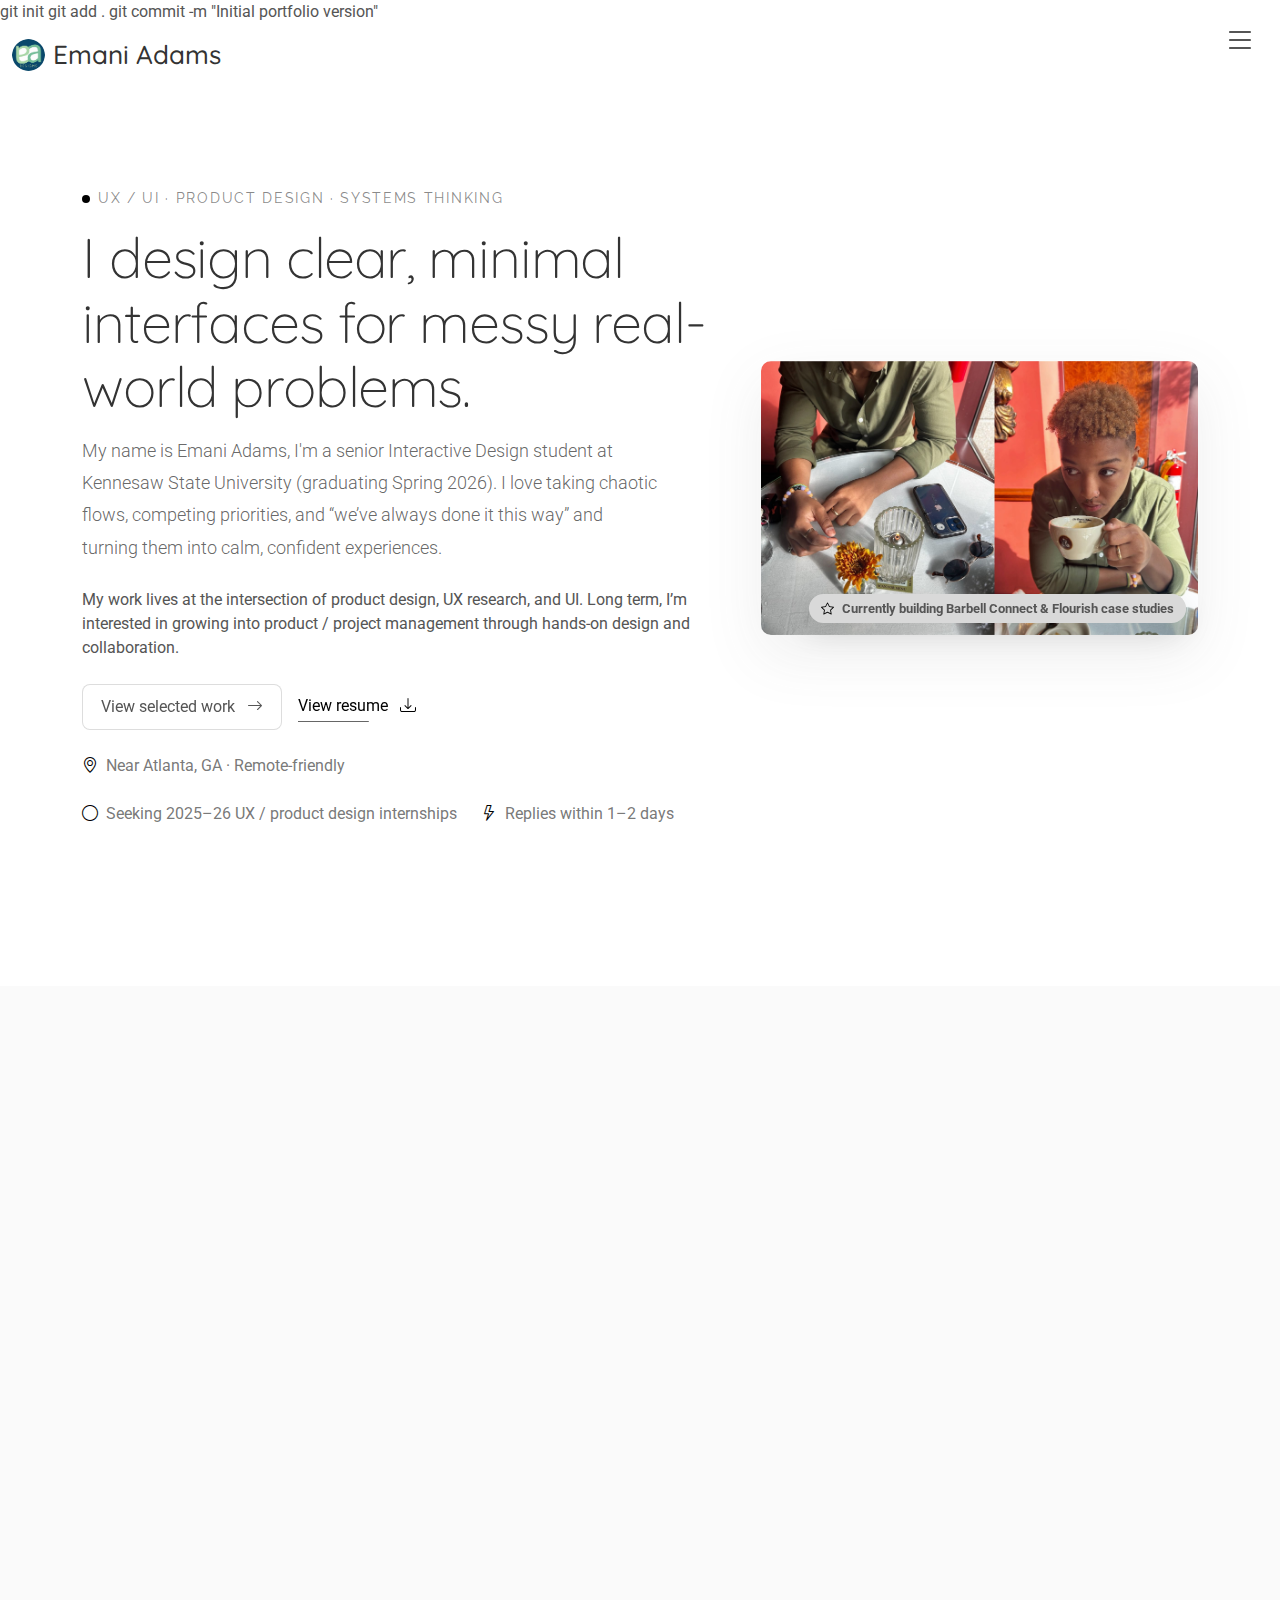
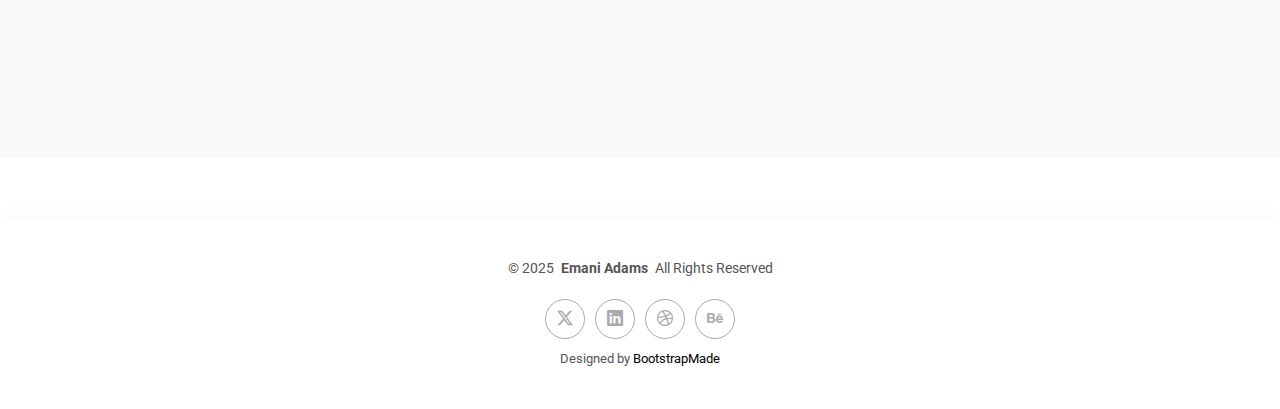
<file: index.html>
<!DOCTYPE html>
<html lang="en">
git init
git add .
git commit -m "Initial portfolio version"
<head>
  <meta charset="utf-8">
  <meta content="width=device-width, initial-scale=1.0" name="viewport">
  <title>Emani Adams – UX/UI & Product Design</title>
  <meta name="description" content="Portfolio of Emani Adams, a senior Interactive Design student at Kennesaw State University focused on UX, UI, and product design.">
  <meta name="keywords" content="UX design, UI design, product design, interactive design, portfolio, Figma">

  <!-- Fonts -->
  <link href="https://fonts.googleapis.com" rel="preconnect">
  <link href="https://fonts.gstatic.com" rel="preconnect" crossorigin>
  <link href="https://fonts.googleapis.com/css2?family=Roboto:ital,wght@0,100;0,300;0,400;0,500;0,700;0,900;1,100;1,300;1,400;1,500;1,700;1,900&family=Raleway:ital,wght@0,100;0,200;0,300;0,400;0,500;0,600;0,700;0,800;0,900;1,100;1,200;1,300;1,400;1,500;1,600;1,700;1,800;1,900&family=Quicksand:wght@300;400;500;600;700&display=swap" rel="stylesheet">

  <!-- Vendor CSS Files -->
  <link href="assets/vendor/bootstrap/css/bootstrap.min.css" rel="stylesheet">
  <link href="assets/vendor/bootstrap-icons/bootstrap-icons.css" rel="stylesheet">
  <link href="assets/vendor/aos/aos.css" rel="stylesheet">
  <link href="assets/vendor/glightbox/css/glightbox.min.css" rel="stylesheet">
  <link href="assets/vendor/swiper/swiper-bundle.min.css" rel="stylesheet">

  <!-- Main CSS File -->
  <link href="assets/css/main.css" rel="stylesheet">

  <!-- =======================================================
  * Template Name: MinimalFolio
  * Template URL: https://bootstrapmade.com/minimalfolio-bootstrap-portfolio-template/
  * Updated: Aug 05 2025 with Bootstrap v5.3.7
  * Author: BootstrapMade.com
  * License: https://bootstrapmade.com/license/
  ======================================================== -->
</head>

<body class="index-page">

  <header id="header" class="header d-flex align-items-center position-relative">
    <div class="container-fluid position-relative d-flex align-items-center justify-content-between">

      <a href="index.html" class="logo d-flex align-items-center">
      <img src="assets/img/Emani-adams-logo-project.png" alt="EA Designs logo" class="site-logo">
      <h1 class="sitename mb-0">Emani Adams</h1>
    </a>

      <nav id="navmenu" class="navmenu">
  <ul>
    <li><a href="index.html#hero">Home</a></li>
    <li><a href="index.html#about">About</a></li>
    <li><a href="index.html#resume">Experience</a></li>
    <li><a href="index.html#portfolio">Work</a></li>
    <li><a href="service-details.html">Process</a></li>
    <li><a href="index.html#contact">Contact</a></li>
  </ul>
  <i class="mobile-nav-toggle d-xl-none bi bi-list"></i>
</nav>


    </div>
  </header>

  <main class="main">

    <!-- Hero Section -->
    <section id="hero" class="hero section">

      <div class="container" data-aos="fade-up" data-aos-delay="100">

        <div class="row align-items-center gx-5 gy-5">

          <div class="col-lg-7">
            <div class="intro" data-aos="fade-right" data-aos-delay="150">
              <div class="eyebrow d-inline-flex align-items-center gap-2 mb-3">
                <span class="dot"></span>
                <span class="text">UX / UI · Product Design · Systems thinking</span>
              </div>

              <h1 class="display-heading mb-3">
                I design clear, minimal interfaces for messy real-world problems.
              </h1>

              <p class="lead mb-4">
                My name is Emani Adams, I'm a senior Interactive Design student at Kennesaw State University (graduating Spring 2026).
                I love taking chaotic flows, competing priorities, and “we’ve always done it this way” and turning them into calm,
                confident experiences.
              </p>

              <p class="mb-4">
                My work lives at the intersection of product design, UX research, and UI. Long term, I’m interested in
                growing into product / project management through hands-on design and collaboration.
              </p>

              <div class="cta-group d-flex flex-wrap align-items-center gap-3" data-aos="zoom-in" data-aos-delay="250">
                <a href="#portfolio" class="btn btn-ghost">
                  View selected work
                  <i class="bi bi-arrow-right ms-2"></i>
                </a>
                <a href="#resume" class="link-underline">
                  View resume
                  <i class="bi bi-download ms-2"></i>
                </a>
              </div>

              <div class="meta mt-4 d-flex flex-wrap align-items-center gap-4" data-aos="fade-up" data-aos-delay="300">
                <div class="meta-item d-flex align-items-center gap-2">
                  <i class="bi bi-geo-alt"></i>
                  <span>Near Atlanta, GA · Remote-friendly</span>
                </div>
                <div class="meta-item d-flex align-items-center gap-2">
                  <i class="bi bi-circle"></i>
                  <span>Seeking 2025–26 UX / product design internships</span>
                </div>
                <div class="meta-item d-flex align-items-center gap-2">
                  <i class="bi bi-lightning"></i>
                  <span>Replies within 1–2 days</span>
                </div>
              </div>
            </div>
          </div>

          <div class="col-lg-5">
            <figure class="portrait-wrap position-relative" data-aos="fade-left" data-aos-delay="200">
              <img src="assets/img/profile/profile/layout.jpg" alt="Portrait picture of Emani Adams" class="img-fluid portrait-img">
              <figcaption class="visually-hidden">Portrait of Emani Adams</figcaption>

              <div class="badge note" data-aos="zoom-in" data-aos-delay="300">
                <i class="bi bi-star"></i>
                <span>Currently building Barbell Connect & Flourish case studies</span>
              </div>
            </figure>
          </div>

        </div>

      </div>

    </section><!-- /Hero Section -->

    <!-- About Section -->
    <section id="about" class="about section light-background">

      <!-- Section Title -->
      <div class="container section-title" data-aos="fade-up">
        <h2>About</h2>
        <p>Systems-minded, research-curious, and detail-obsessed about how flows actually feel.</p>
      </div><!-- End Section Title -->

      <div class="container" data-aos="fade-up" data-aos-delay="100">

        <!-- Intro + Photo -->
        <div class="row align-items-center justify-content-between intro-wrap gy-5">
          <div class="col-lg-7" data-aos="fade-right" data-aos-delay="150">
            <div class="intro-content">
              <span class="eyebrow">Profile</span>
              <h2 class="headline">I turn messy ideas into interfaces that feel obvious.</h2>
              <p class="lead">
                I’m a senior in Interactive Design at Kennesaw State University, where I’ve spent the last few years
                working across UX, UI, and information design. I gravitate toward products with a lot of moving parts:
                scheduling, tracking, forms, and multi-step flows.
              </p>
              <p>
                In projects like <strong>Barbell Connect</strong> (for Olympic lifters) and <strong>Flourish</strong> (hair-care tracking),
                I worked end-to-end: goal-directed design, task flows, UI, and Figma prototypes. I also have a set of UI-focused
                assignments and explorations that show how I think about layout, typography, and component systems.
              </p>
              <ul class="list-unstyled about-highlights">
                <li>• Strong with Figma: auto layout, components, variants, and variables for responsive layouts.</li>
                <li>• Comfortable with methods like personas, scenarios, flows, and light usability testing.</li>
                <li>• Used to balancing school, part-time work, and design projects while still shipping on time.</li>
              </ul>

              <div class="cta-group d-flex flex-wrap gap-3 mt-3">
                <a href="#portfolio" class="btn btn-ghost">
                  View selected work <i class="bi bi-arrow-down ms-2"></i>
                </a>
                <a href="#contact" class="link-underline">
                  Get in touch <i class="bi bi-envelope ms-1"></i>
                </a>
              </div>
            </div>
          </div>

          <div class="col-lg-5" data-aos="zoom-in" data-aos-delay="250">
            <figure class="profile-figure text-center text-lg-end">
              <img src="assets/img/person/person/Headshot 2.jpeg" alt="Portrait of Emani" class="img-fluid profile-photo">
              <figcaption class="profile-caption d-flex justify-content-end">
                I sketch flows before I push pixels.
              </figcaption>
            </figure>
          </div>
        </div>
        <!-- End Intro + Photo -->

        <!-- Skills Grid -->
        <div class="skills-wrap">
          <div class="row g-4">
            <div class="col-6 col-md-4 col-lg-3" data-aos="fade-up" data-aos-delay="120">
              <div class="skill-item">
                <i class="bi bi-search"></i>
                <h3>UX Foundations</h3>
                <p>Personas, scenarios, flows, and quick tests to ground interfaces in real tasks.</p>
              </div>
            </div>
            <div class="col-6 col-md-4 col-lg-3" data-aos="fade-up" data-aos-delay="180">
              <div class="skill-item">
                <i class="bi bi-diagram-3"></i>
                <h3>Information Architecture</h3>
                <p>Organizing navigation, states, and steps so users never feel lost.</p>
              </div>
            </div>
            <div class="col-6 col-md-4 col-lg-3" data-aos="fade-up" data-aos-delay="240">
              <div class="skill-item">
                <i class="bi bi-cursor"></i>
                <h3>Interaction Design</h3>
                <p>Wireframes, microcopy, and prototypes that show how each flow should feel.</p>
              </div>
            </div>
            <div class="col-6 col-md-4 col-lg-3" data-aos="fade-up" data-aos-delay="300">
              <div class="skill-item">
                <i class="bi bi-pen"></i>
                <h3>UI & Visual Systems</h3>
                <p>Type, color, grids, and components to keep multi-screen experiences consistent.</p>
              </div>
            </div>
          </div>
        </div>
        <!-- End Skills Grid -->

        <!-- Journey Timeline -->
        <div class="journey-wrap">
          <div class="row g-4">
            <div class="col-md-6 col-lg-3" data-aos="fade-up" data-aos-delay="120">
              <article class="timeline-item">
                <span class="dot"></span>
                <time>2021</time>
                <h4>Started Interactive Design</h4>
                <p>Began coursework in UX, UI, and information design at Kennesaw State University.</p>
              </article>
            </div>
            <div class="col-md-6 col-lg-3" data-aos="fade-up" data-aos-delay="180">
              <article class="timeline-item">
                <span class="dot"></span>
                <time>2022</time>
                <h4>First UX & UI Projects</h4>
                <p>Completed foundational app concepts and usability-focused assignments in Figma.</p>
              </article>
            </div>
            <div class="col-md-6 col-lg-3" data-aos="fade-up" data-aos-delay="240">
              <article class="timeline-item">
                <span class="dot"></span>
                <time>2023–2024</time>
                <h4>Design Systems & Prototyping</h4>
                <p>Dived into variables, responsive layouts, and more complex multi-screen flows.</p>
              </article>
            </div>
            <div class="col-md-6 col-lg-3" data-aos="fade-up" data-aos-delay="300">
              <article class="timeline-item">
                <span class="dot"></span>
                <time>2025–2026</time>
                <h4>Case Study Focus</h4>
                <p>Refining Barbell Connect, Flourish, and other work into clear, honest case studies.</p>
              </article>
            </div>
          </div>
        </div>
        <!-- End Journey Timeline -->

        <!-- Quote -->
        <blockquote class="personal-quote" data-aos="fade-down" data-aos-delay="200">
          <p>“When a flow feels obvious, it’s usually because someone sweated every small decision behind it.”</p>
        </blockquote>
        <!-- End Quote -->

        <!-- Fun Facts -->
        <div class="facts-wrap">
          <div class="row g-3 justify-content-center">
            <div class="col-6 col-md-3 col-lg-2" data-aos="zoom-in" data-aos-delay="120">
              <div class="fact-pill">
                <i class="bi bi-bar-chart-line"></i>
                <span>Olympic lifting</span>
              </div>
            </div>
            <div class="col-6 col-md-3 col-lg-2" data-aos="zoom-in" data-aos-delay="160">
              <div class="fact-pill">
                <i class="bi bi-cup-hot"></i>
                <span>Foodie</span>
              </div>
            </div>
            <div class="col-6 col-md-3 col-lg-2" data-aos="zoom-in" data-aos-delay="200">
              <div class="fact-pill">
                <i class="bi bi-brush"></i>
                <span>Color systems</span>
              </div>
            </div>
            <div class="col-6 col-md-3 col-lg-2" data-aos="zoom-in" data-aos-delay="240">
              <div class="fact-pill">
                <i class="bi bi-journal-check"></i>
                <span>Sunday planning</span>
              </div>
            </div>
          </div>
        </div>
        <!-- End Fun Facts -->

      </div>

    </section><!-- /About Section -->

    <!-- Skills Section -->
    <section id="skills" class="skills section">

      <!-- Section Title -->
      <div class="container section-title" data-aos="fade-up">
        <h2>Capabilities</h2>
        <p>Where I’m strongest today and what I’m actively growing into.</p>
      </div><!-- End Section Title -->

      <div class="container" data-aos="fade-up" data-aos-delay="100">

        <div class="row gy-4">
          <div class="col-lg-4" data-aos="fade-up" data-aos-delay="150">
            <article class="skill-block skills-animation">
              <header class="d-flex align-items-center justify-content-between mb-2">
                <h3 class="skill-title">Product & Experience</h3>
                <span class="skill-badge">Systems</span>
              </header>
              <p class="skill-desc">Framing problems, understanding constraints, and mapping flows from first tap to last screen.</p>
              <div class="progress slim">
                <div class="progress-bar" role="progressbar" aria-valuenow="80" aria-valuemin="0" aria-valuemax="100"></div>
              </div>
            </article>
          </div>

          <div class="col-lg-4" data-aos="fade-up" data-aos-delay="200">
            <article class="skill-block skills-animation">
              <header class="d-flex align-items-center justify-content-between mb-2">
                <h3 class="skill-title">Research & Testing</h3>
                <span class="skill-badge">Process</span>
              </header>
              <p class="skill-desc">Using goal-directed design, heuristics, and light usability testing to validate decisions.</p>
              <div class="progress slim">
                <div class="progress-bar" role="progressbar" aria-valuenow="75" aria-valuemin="0" aria-valuemax="100"></div>
              </div>
            </article>
          </div>

          <div class="col-lg-4" data-aos="fade-up" data-aos-delay="250">
            <article class="skill-block skills-animation">
              <header class="d-flex align-items-center justify-content-between mb-2">
                <h3 class="skill-title">Interaction & UI</h3>
                <span class="skill-badge">Craft</span>
              </header>
              <p class="skill-desc">Wireframes, high-fidelity UI, and prototypes that are ready to test or hand off.</p>
              <div class="progress slim">
                <div class="progress-bar" role="progressbar" aria-valuenow="85" aria-valuemin="0" aria-valuemax="100"></div>
              </div>
            </article>
          </div>
        </div><!-- End Skill Row 1 -->

        <div class="row gy-4 mt-1">
          <div class="col-lg-4" data-aos="fade-up" data-aos-delay="150">
            <article class="skill-block skills-animation">
              <header class="d-flex align-items-center justify-content-between mb-2">
                <h3 class="skill-title">Design Systems</h3>
                <span class="skill-badge">Libraries</span>
              </header>
              <p class="skill-desc">Component libraries, tokens, and documentation for consistent screens across breakpoints.</p>
              <div class="progress slim">
                <div class="progress-bar" role="progressbar" aria-valuenow="82" aria-valuemin="0" aria-valuemax="100"></div>
              </div>
            </article>
          </div>

          <div class="col-lg-4" data-aos="fade-up" data-aos-delay="200">
            <article class="skill-block skills-animation">
              <header class="d-flex align-items-center justify-content-between mb-2">
                <h3 class="skill-title">Content & Accessibility</h3>
                <span class="skill-badge">Care</span>
              </header>
              <p class="skill-desc">Microcopy, hierarchy, and contrast that support different users and contexts.</p>
              <div class="progress slim">
                <div class="progress-bar" role="progressbar" aria-valuenow="78" aria-valuemin="0" aria-valuemax="100"></div>
              </div>
            </article>
          </div>

          <div class="col-lg-4" data-aos="fade-up" data-aos-delay="250">
            <article class="skill-block skills-animation">
              <header class="d-flex align-items-center justify-content-between mb-2">
                <h3 class="skill-title">Collaboration</h3>
                <span class="skill-badge">Teams</span>
              </header>
              <p class="skill-desc">Working with classmates, faculty, and stakeholders; giving and receiving feedback well.</p>
              <div class="progress slim">
                <div class="progress-bar" role="progressbar" aria-valuenow="88" aria-valuemin="0" aria-valuemax="100"></div>
              </div>
            </article>
          </div>
        </div><!-- End Skill Row 2 -->

        <div class="row gx-5 gy-4 mt-5 align-items-center alt-grid">
          <div class="col-lg-5 order-lg-2" data-aos="fade-left" data-aos-delay="150">
            <div class="soft-card p-4 rounded-2">
              <h4 class="mini-head mb-3">Toolbox</h4>
              <ul class="list-unstyled tool-list mb-0">
                <li class="d-flex align-items-center gap-2"><i class="bi bi-check2"></i><span>Figma (auto layout, components, variants, variables)</span></li>
                <li class="d-flex align-items-center gap-2"><i class="bi bi-check2"></i><span>FigJam &amp; Notion for mapping and documentation</span></li>
                <li class="d-flex align-items-center gap-2"><i class="bi bi-check2"></i><span>Adobe Illustrator &amp; Photoshop for visual assets</span></li>
                <li class="d-flex align-items-center gap-2"><i class="bi bi-check2"></i><span>HTML/CSS &amp; Bootstrap for front-end experiments and this portfolio</span></li>
              </ul>
            </div>
          </div>

          <div class="col-lg-7 order-lg-1" data-aos="fade-up" data-aos-delay="200">
            <div class="note">
              <p class="mb-0">
                Every project starts with context: who we’re designing for, what they’re trying to do, and what’s in their way.
                From there I move between FigJam, sketches, and prototypes so feedback lands early—before anyone falls in love
                with the wrong pixels. It’s the same mindset I want to carry into a product or UX internship.
              </p>
            </div>
          </div>
        </div>

      </div>

    </section><!-- /Skills Section -->

    <!-- Resume Section -->
    <section id="resume" class="resume section">

  <!-- Section Title -->
  <div class="container section-title" data-aos="fade-up">
    <h2>Experience</h2>
    <p>
      A mix of product design, UX/UI coursework, and client-facing work that keeps me close to real people
      and real problems.
    </p>
  </div>
  <!-- End Section Title -->

  <div class="container" data-aos="fade-up" data-aos-delay="100">
    <div class="row gy-4">

      <!-- Left column: Experience -->
      <div class="col-lg-6">
        <h3 class="resume-title">Professional & Project Experience</h3>

        <div class="resume-item">
          <h4>Freelance UX/UI Designer & Front-End</h4>
          <h5>2022 – Present</h5>
          <p><em>Remote / Atlanta area</em></p>
          <ul>
            <li>Designing end-to-end experiences for small brands and personal projects: research, flows, UI, and prototypes.</li>
            <li>Building responsive interfaces using Figma, web standards, and component-driven systems.</li>
            <li>Collaborating with non-designers (clients, classmates, stakeholders) to translate vague ideas into shippable interfaces.</li>
          </ul>
        </div>

        <div class="resume-item">
          <h4>Product / UX Design Projects (Academic)</h4>
          <h5>2023 – Present</h5>
          <p><em>Kennesaw State University</em></p>
          <ul>
            <li>Designed mobile and web experiences like Barbell Connect, Flourish, and SkillRise with a focus on structure and clarity.</li>
            <li>Used UX methods (personas, scenarios, flows, wireframes, usability testing) to guide visual and interaction decisions.</li>
            <li>Worked within constraints: class deadlines, team collaboration, and scope changes — similar to real product teams.</li>
          </ul>
        </div>

        <div class="resume-item">
          <h4>Bartender</h4>
          <h5>2020 – Present</h5>
          <p><em>Service Industry · Various Locations</em></p>
          <ul>
            <li>Operate in fast-paced, high-context environments with constant multitasking and prioritization.</li>
            <li>Communicate with a wide range of people and handle stressful situations with calm, clear decisions.</li>
            <li>Translate messy, incomplete requests into the “right” outcome — a surprisingly good match for UX work.</li>
          </ul>
        </div>
      </div>

      <!-- Right column: Education & Skills -->
      <div class="col-lg-6">
        <h3 class="resume-title">Education</h3>

        <div class="resume-item">
          <h4>B.S. in Interactive Design (UX/UI)</h4>
          <h5>Year – Present</h5>
          <p><em>Kennesaw State University</em></p>
          <ul>
            <li>Focused on UX research, interaction design, interface design, and information architecture.</li>
            <li>Built multiple end-to-end projects using Figma, prototyping, variables, and responsive component systems.</li>
            <li>Collaborated on usability testing, heuristic evaluations, and information design projects.</li>
          </ul>
        </div>

        <h3 class="resume-title">Core Skills</h3>
        <div class="resume-item">
          <h4>What I work with</h4>
          <ul>
            <li><strong>UX & Product:</strong> user flows, task analysis, personas, wireframes, usability testing.</li>
            <li><strong>UI & Systems:</strong> Figma, auto layout, components, variables, design tokens, responsive layouts.</li>
            <li><strong>Front-end adjacent:</strong> basic HTML/CSS, design handoff, dev-friendly documentation.</li>
            <li><strong>Soft skills:</strong> communication, feedback, handling ambiguity, working under pressure.</li>
          </ul>
        </div>
      </div>

    </div>
  </div>

    </section><!-- /Resume Section -->

    <!-- Portfolio Section -->
    <section id="portfolio" class="portfolio section">

      <!-- Section Title -->
      <div class="container section-title" data-aos="fade-up">

    <a href="starter-page.html"
       class="selected-work-link"
       data-tooltip="View other projects">
      <h2>Selected Work</h2>
  <p>My core UX case studies that reflect my end-to-end design process, from research to flows to UI.</p>
  </div>

  <div class="container" data-aos="fade-up" data-aos-delay="100">
    <div class="row gy-4 justify-content-center">

      <!-- Barbell Connect -->
      <div class="col-lg-4 col-md-6">
        <div class="portfolio-content h-100">
          <a href="portfolio-details.html">
            <img src="assets/img/portfolio/barbell connect/barbell-connect/onboarding-intro.png" class="img-fluid" alt="Barbell Connect project cover">
          </a>
          <div class="portfolio-info">
            <h4>Barbell Connect</h4>
            <p>A training companion concept for Olympic lifters connecting gyms, groups, and chats.</p>
            <span class="portfolio-tags">UX DESIGN · PRODUCT DESIGN</span>
          </div>
        </div>
      </div>

      <!-- Flourish -->
      <div class="col-lg-4 col-md-6">
        <div class="portfolio-content h-100">
          <a href="flourish.html">
            <img src="assets/img/portfolio/barbell connect/barbell-connect/flourish-cover.png" class="img-fluid" alt="Flourish app project cover">
          </a>
          <div class="portfolio-info">
            <h4>Flourish</h4>
            <p>A hair-care tracking experience designed around real routines and user mental models.</p>
            <span class="portfolio-tags">UX RESEARCH · INTERACTION DESIGN</span>
          </div>
        </div>
      </div>

    </div>
  </div>
  <!-- End Portfolio Grid -->
<section id="ui-gallery" class="portfolio section light-background">

  <div class="container section-title" data-aos="fade-up">
    <h2>UI Gallery</h2>
    <p>Additional interface and visual design work, including mockups, explorations, and coursework.</p>
  </div>

  <div class="container" data-aos="fade-up" data-aos-delay="100">
    <div class="row gy-4">

      <!-- SkillRise -->
      <div class="col-lg-4 col-md-6">
        <div class="portfolio-content h-100">
          <img src="assets/img/portfolio extra/portfolio extra/skillrise.png" class="img-fluid" alt="SkillRise dashboard and course cards UI">
          <div class="portfolio-info">
            <h4>SkillRise</h4>
            <p>A course discovery dashboard that explores card layout, hierarchy, and responsive behavior across viewports.</p>
            <span class="portfolio-tags">UI DESIGN · RESPONSIVE LAYOUT</span>
          </div>
        </div>
      </div>

      <!-- Feastly -->
      <div class="col-lg-4 col-md-6">
        <div class="portfolio-content h-100">
          <img src="assets/img/portfolio extra/portfolio extra/feastly.png" class="img-fluid" alt="Feastly food app marketing and menu mockups">
          <div class="portfolio-info">
            <h4>Feastly</h4>
            <p>High fidelity marketing and menu screens for a food discovery and meal planning concept focused on imagery and clear calls to action.</p>
            <span class="portfolio-tags">VISUAL DESIGN · UI MOCKUPS</span>
          </div>
        </div>
      </div>

      <!-- UI Aesthetics Assignment -->
      <div class="col-lg-4 col-md-6">
        <div class="portfolio-content h-100">
          <img src="assets/img/portfolio extra/portfolio extra/Luxiaojun.png" class="img-fluid" alt="UI aesthetics assignment showing multiple visual styles">
          <img src="assets/img/portfolio extra/portfolio extra/econorite.png" class="img-fluid" alt="UI aesthetics assignment showing multiple visual styles">
          <div class="portfolio-info">
            <h4>UI Aesthetics Study</h4>
            <p>A visual design exercise that reuses one layout to test different color systems, type scales, and spacing for modern interface patterns.</p>
            <span class="portfolio-tags">UI EXPLORATION · STYLE STUDY</span>
          </div>
        </div>
      </div>

    </div>
  </div>

</section>

          </div><!-- End Portfolio Grid -->
    <!-- Process Section -->
    <section id="services" class="services section">

      <!-- Section Title -->
      <div class="container section-title" data-aos="fade-up">
        <h2>Process</h2>
        <p>A simple framework I use across class projects, self-initiated work, and collaborations.</p>
      </div><!-- End Section Title -->

      <div class="container" data-aos="fade-up" data-aos-delay="100">

        <div class="row service-grid">

          <div class="col-lg-3 col-md-6" data-aos="fade-up" data-aos-delay="150">
            <div class="service-item">
              <div class="service-icon">
                <i class="bi bi-search"></i>
              </div>
              <h3>Discover &amp; Align</h3>
              <p>Understand the people, context, and constraints. Write down what success actually means.</p>
              <div class="service-link">
                <a href="#contact">
                  <span>Phase 01</span>
                  <i class="bi bi-arrow-right"></i>
                </a>
              </div>
            </div>
          </div><!-- End Service Item -->

          <div class="col-lg-3 col-md-6" data-aos="fade-up" data-aos-delay="200">
            <div class="service-item">
              <div class="service-icon">
                <i class="bi bi-diagram-3"></i>
              </div>
              <h3>Structure</h3>
              <p>Map flows, information, and states. Decide what belongs where and what can be removed.</p>
              <div class="service-link">
                <a href="#contact">
                  <span>Phase 02</span>
                  <i class="bi bi-arrow-right"></i>
                </a>
              </div>
            </div>
          </div><!-- End Service Item -->

          <div class="col-lg-3 col-md-6" data-aos="fade-up" data-aos-delay="250">
            <div class="service-item">
              <div class="service-icon">
                <i class="bi bi-pencil-square"></i>
              </div>
              <h3>Design &amp; Prototype</h3>
              <p>Create wireframes, UI, and prototypes to feel the experience—not just look at it.</p>
              <div class="service-link">
                <a href="#portfolio">
                  <span>Phase 03</span>
                  <i class="bi bi-arrow-right"></i>
                </a>
              </div>
            </div>
          </div><!-- End Service Item -->

          <div class="col-lg-3 col-md-6" data-aos="fade-up" data-aos-delay="300">
            <div class="service-item">
              <div class="service-icon">
                <i class="bi bi-send"></i>
              </div>
              <h3>Document &amp; Share</h3>
              <p>Capture decisions, edge cases, and next steps so developers and stakeholders stay aligned.</p>
              <div class="service-link">
                <a href="#contact">
                  <span>Phase 04</span>
                  <i class="bi bi-arrow-right"></i>
                </a>
              </div>
            </div>
          </div><!-- End Service Item -->

        </div>

      </div>

    </section><!-- /Services Section -->

    <!-- Faq Section -->
    <section id="faq" class="faq section">

      <!-- Section Title -->
      <div class="container section-title" data-aos="fade-up">
        <h2>Working Together</h2>
        <p>A few quick answers if you’re considering me for an internship or junior role.</p>
      </div><!-- End Section Title -->

      <div class="container" data-aos="fade-up" data-aos-delay="100">

        <div class="row justify-content-center">
          <div class="col-lg-9">

            <div class="faq-wrapper">

              <div class="faq-item faq-active" data-aos="fade-up" data-aos-delay="150">
                <div class="faq-header">
                  <span class="faq-number">01</span>
                  <h4>What types of work are you most excited about?</h4>
                  <div class="faq-toggle">
                    <i class="bi bi-plus"></i>
                    <i class="bi bi-dash"></i>
                  </div>
                </div>
                <div class="faq-content">
                  <div class="content-inner">
                    <p>I’m most interested in product and UX design, with a strong curiosity about UX research and how
                      those decisions influence the roadmap. I also enjoy UI and visual polish, especially when it supports
                      clarity. Long term, I’d like to grow into product or project management.</p>
                  </div>
                </div>
              </div><!-- End FAQ Item -->

              <div class="faq-item" data-aos="fade-up" data-aos-delay="200">
                <div class="faq-header">
                  <span class="faq-number">02</span>
                  <h4>How do you like to collaborate with a team?</h4>
                  <div class="faq-toggle">
                    <i class="bi bi-plus"></i>
                    <i class="bi bi-dash"></i>
                  </div>
                </div>
                <div class="faq-content">
                  <div class="content-inner">
                    <p>I’m used to working in groups for studio projects, balancing different personalities and schedules.
                      I like clear goals, shared docs, and honest feedback. I’m comfortable taking direction and asking
                      questions early so we don’t waste time later.</p>
                  </div>
                </div>
              </div><!-- End FAQ Item -->

              <div class="faq-item" data-aos="fade-up" data-aos-delay="250">
                <div class="faq-header">
                  <span class="faq-number">03</span>
                  <h4>What tools do you use day to day?</h4>
                  <div class="faq-toggle">
                    <i class="bi bi-plus"></i>
                    <i class="bi bi-dash"></i>
                  </div>
                </div>
                <div class="faq-content">
                  <div class="content-inner">
                    <p>Figma and FigJam are my main tools for design and collaboration. I also use Notion or Google Docs
                      for notes and documentation, and VS Code for front-end experiments and maintaining this portfolio.</p>
                  </div>
                </div>
              </div><!-- End FAQ Item -->

              <div class="faq-item" data-aos="fade-up" data-aos-delay="300">
                <div class="faq-header">
                  <span class="faq-number">04</span>
                  <h4>How do you balance school, work, and design?</h4>
                  <div class="faq-toggle">
                    <i class="bi bi-plus"></i>
                    <i class="bi bi-dash"></i>
                  </div>
                </div>
                <div class="faq-content">
                  <div class="content-inner">
                    <p>I’ve been juggling classes, bartending, and design for years, so planning is essential. I block
                      time, protect focus windows, and communicate early if something needs to shift.</p>
                  </div>
                </div>
              </div><!-- End FAQ Item -->

              <div class="faq-item" data-aos="fade-up" data-aos-delay="350">
                <div class="faq-header">
                  <span class="faq-number">05</span>
                  <h4>Are you currently available for internships?</h4>
                  <div class="faq-toggle">
                    <i class="bi bi-plus"></i>
                    <i class="bi bi-dash"></i>
                  </div>
                </div>
                <div class="faq-content">
                  <div class="content-inner">
                    <p>Yes. I’m actively looking for product / UX design internships and junior roles around my remaining
                      semesters. If you have a timeline in mind, feel free to reach out and I’ll let you know what’s realistic.</p>
                  </div>
                </div>
              </div><!-- End FAQ Item -->

            </div>

          </div>
        </div>

      </div>

    </section><!-- /Faq Section -->

    <!-- Contact Section -->
    <section id="contact" class="contact section light-background">
      <!-- Section Title -->
      <div class="container section-title" data-aos="fade-up">
        <h2>Contact</h2>
        <p>Share a bit about your team, your product, or the role. I’ll get back within two days.</p>
      </div><!-- End Section Title -->

      <div class="container" data-aos="fade-up" data-aos-delay="100">
        <div class="row align-items-stretch">
          <div class="col-lg-7 order-lg-1 order-2" data-aos="fade-right" data-aos-delay="200">
            <div class="contact-form-container">
              <div class="form-intro">
                <h2>Let’s talk</h2>
                <p>Whether it’s an internship, junior role, or a small collaboration, I’d love to hear what you’re working on.</p>
              </div>

              <form action="forms/contact.php" method="post" class="php-email-form contact-form">
                <div class="row">
                  <div class="col-md-6">
                    <div class="form-field">
                      <input type="text" name="name" class="form-input" id="userName" placeholder="Your Name" required="">
                      <label for="userName" class="field-label">Name</label>
                    </div>
                  </div>

                  <div class="col-md-6">
                    <div class="form-field">
                      <input type="email" class="form-input" name="email" id="userEmail" placeholder="Your Email" required="">
                      <label for="userEmail" class="field-label">Email</label>
                    </div>
                  </div>
                </div>

                <div class="row">
                  <div class="col-md-6">
                    <div class="form-field">
                      <input type="tel" class="form-input" name="phone" id="userPhone" placeholder="Your Phone">
                      <label for="userPhone" class="field-label">Phone</label>
                    </div>
                  </div>

                  <div class="col-md-6">
                    <div class="form-field">
                      <input type="text" class="form-input" name="subject" id="messageSubject" placeholder="Project or role" required="">
                      <label for="messageSubject" class="field-label">Project or role</label>
                    </div>
                  </div>
                </div>

                <div class="form-field message-field">
                  <textarea class="form-input message-input" name="message" id="userMessage" rows="5" placeholder="Share context, goals, or links" required=""></textarea>
                  <label for="userMessage" class="field-label">Details</label>
                </div>

                <div class="my-3">
                  <div class="loading">Loading</div>
                  <div class="error-message"></div>
                  <div class="sent-message">Your message has been sent. Thank you!</div>
                </div>

                <button type="submit" class="send-button">
                  Send message
                  <span class="button-arrow">→</span>
                </button>
              </form>
            </div>
          </div>

          <div class="col-lg-5 order-lg-2 order-1" data-aos="fade-left" data-aos-delay="300">
            <div class="contact-sidebar">
              <div class="contact-header">
                <h3>Availability</h3>
                <p>Balancing school, work, and design—so I’m realistic about scope and timing.</p>
              </div>

              <div class="contact-methods">
                <div class="contact-method" data-aos="fade-in" data-aos-delay="350">
                  <div class="contact-icon">
                    <i class="bi bi-geo-alt"></i>
                  </div>
                  <div class="contact-details">
                    <span class="method-label">Base</span>
                    <p>Near Atlanta, GA · Eastern Time</p>
                  </div>
                </div>

                <div class="contact-method" data-aos="fade-in" data-aos-delay="400">
                  <div class="contact-icon">
                    <i class="bi bi-envelope"></i>
                  </div>
                  <div class="contact-details">
                    <span class="method-label">Email</span>
                    <p>hello@emani.design</p>
                  </div>
                </div>

                <div class="contact-method" data-aos="fade-in" data-aos-delay="450">
                  <div class="contact-icon">
                    <i class="bi bi-clock"></i>
                  </div>
                  <div class="contact-details">
                    <span class="method-label">Response window</span>
                    <p>Mon–Fri · Replies within 1–2 days</p>
                  </div>
                </div>
              </div>

              <div class="connect-section" data-aos="fade-up" data-aos-delay="550">
                <span class="connect-label">Elsewhere</span>
                <div class="social-links">
                  <a href="https://www.linkedin.com/" class="social-link">
                    <i class="bi bi-linkedin"></i>
                  </a>
                  <a href="#" class="social-link">
                    <i class="bi bi-twitter-x"></i>
                  </a>
                  <a href="#" class="social-link">
                    <i class="bi bi-dribbble"></i>
                  </a>
                  <a href="#" class="social-link">
                    <i class="bi bi-behance"></i>
                  </a>
                </div>
              </div>
            </div>
          </div>
        </div>
      </div>
    </section><!-- /Contact Section -->

  </main>

  <footer id="footer" class="footer">

    <div class="container">
      <div class="copyright text-center ">
        <p>© <span>2025</span> <strong class="px-1 sitename">Emani Adams</strong> <span>All Rights Reserved</span></p>
      </div>
      <div class="social-links d-flex justify-content-center">
        <a href="#"><i class="bi bi-twitter-x"></i></a>
        <a href="https://www.linkedin.com/"><i class="bi bi-linkedin"></i></a>
        <a href="#"><i class="bi bi-dribbble"></i></a>
        <a href="#"><i class="bi bi-behance"></i></a>
      </div>
      <div class="credits">
        Designed by <a href="https://bootstrapmade.com/">BootstrapMade</a>
      </div>
    </div>

  </footer>

  <!-- Scroll Top -->
  <a href="#" id="scroll-top" class="scroll-top d-flex align-items-center justify-content-center"><i class="bi bi-arrow-up-short"></i></a>

  <!-- Preloader -->
  <div id="preloader">
    <div></div>
    <div></div>
    <div></div>
    <div></div>
  </div>

  <!-- Vendor JS Files -->
  <script src="assets/vendor/bootstrap/js/bootstrap.bundle.min.js"></script>
  <script src="assets/vendor/php-email-form/validate.js"></script>
  <script src="assets/vendor/aos/aos.js"></script>
  <script src="assets/vendor/typed.js/typed.umd.js"></script>
  <script src="assets/vendor/waypoints/noframework.waypoints.js"></script>
  <script src="assets/vendor/imagesloaded/imagesloaded.pkgd.min.js"></script>
  <script src="assets/vendor/isotope-layout/isotope.pkgd.min.js"></script>
  <script src="assets/vendor/glightbox/js/glightbox.min.js"></script>
  <script src="assets/vendor/swiper/swiper-bundle.min.js"></script>

  <!-- Main JS File -->
  <script src="assets/js/main.js"></script>

</body>

</html>
</file>
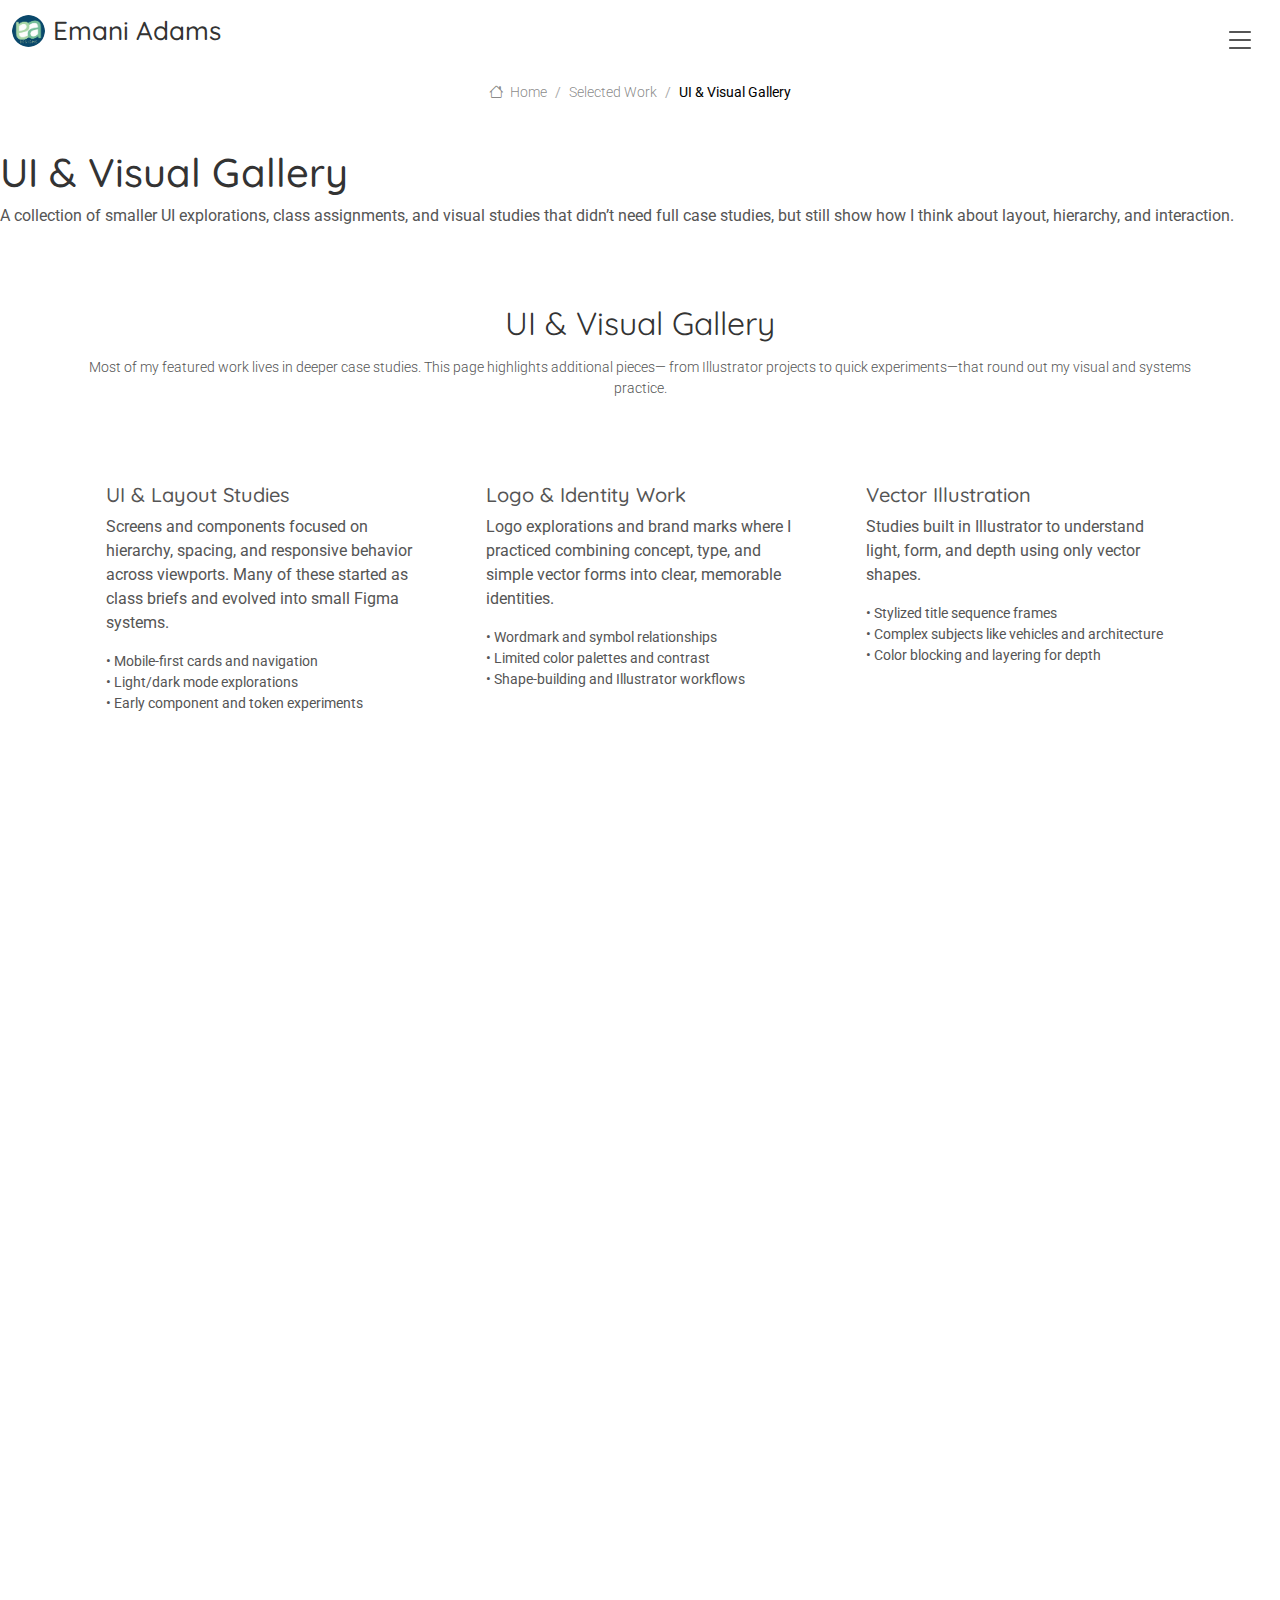
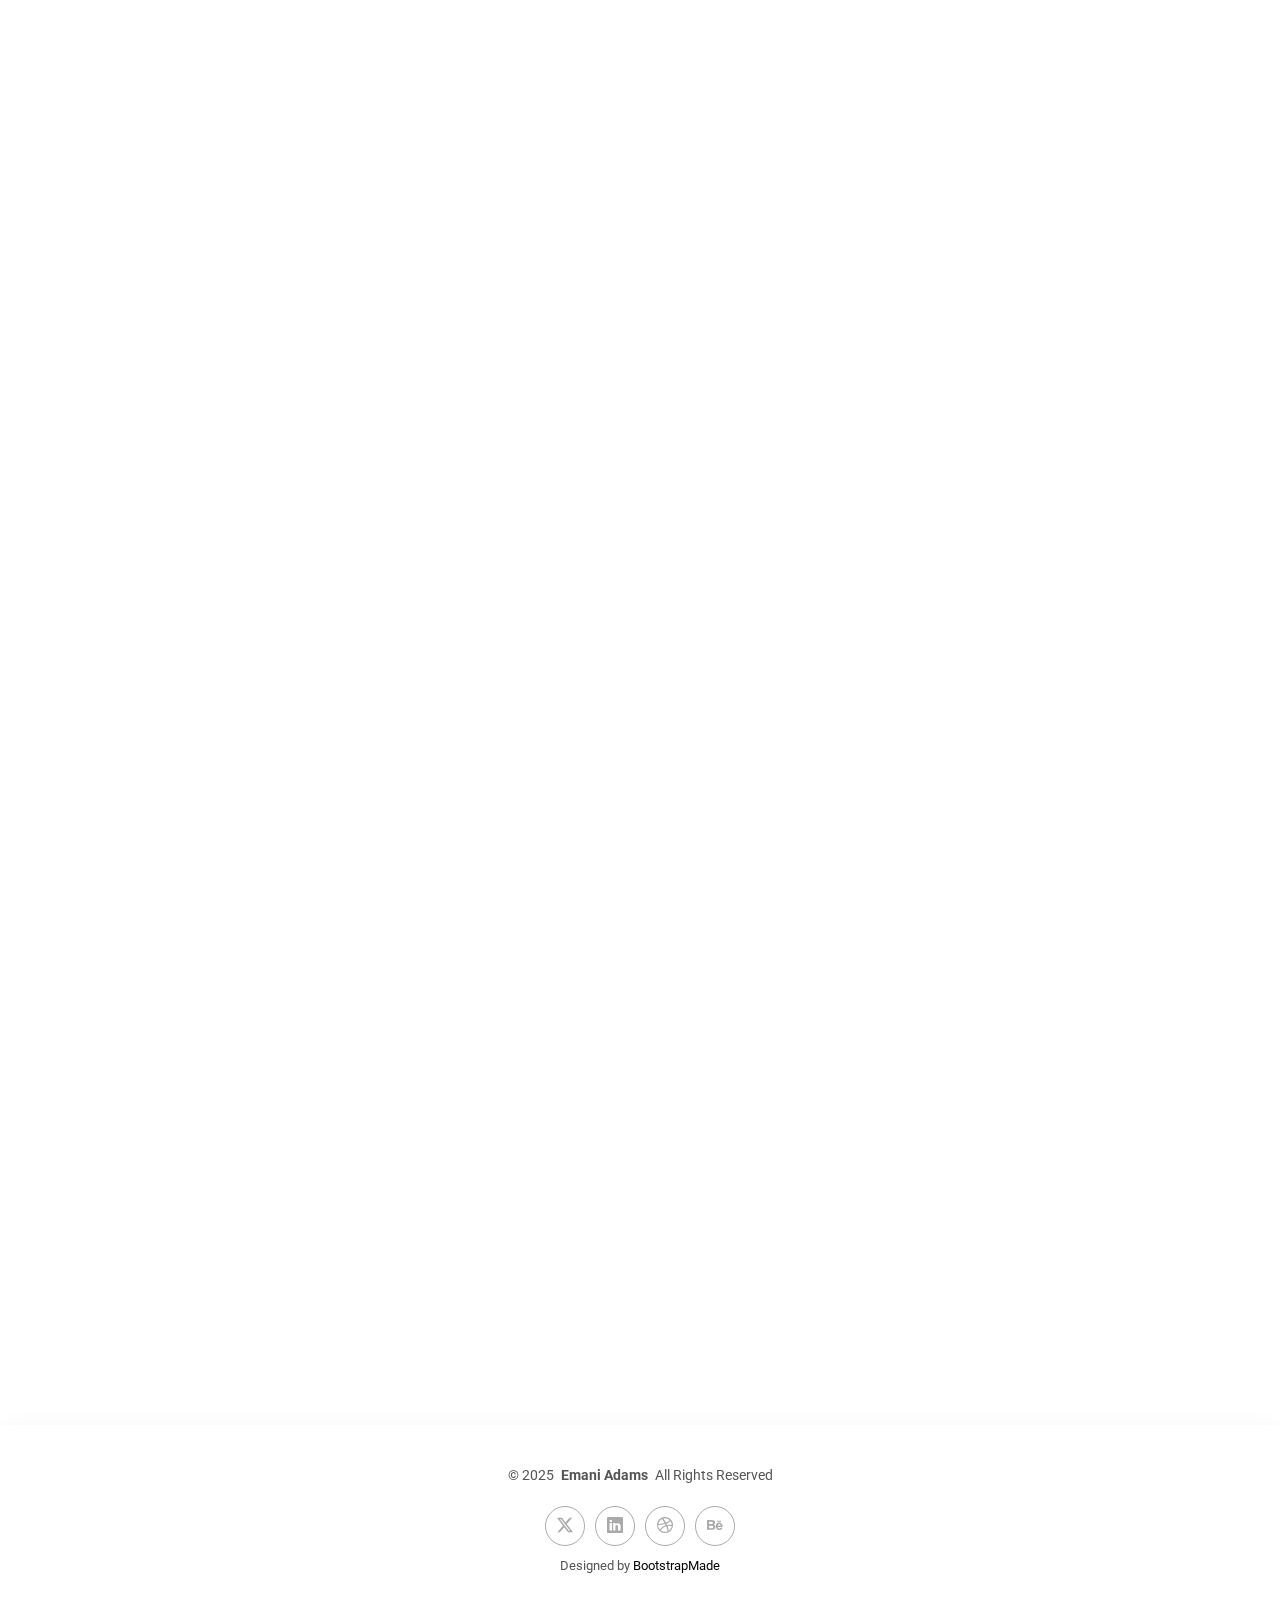
<file: starter-page.html>
<!DOCTYPE html>
<html lang="en">

<head>
  <meta charset="utf-8">
  <meta content="width=device-width, initial-scale=1.0" name="viewport">
  <title>UI & Visual Gallery · Emani Adams</title>
  <meta name="description" content="A collection of smaller UI explorations, class assignments, and visual design studies by Interactive Design student, Emani Adams.">
  <meta name="keywords" content="UI design, visual design, student work, Figma, Emani Adams">


  <!-- Fonts -->
  <link href="https://fonts.googleapis.com" rel="preconnect">
  <link href="https://fonts.gstatic.com" rel="preconnect" crossorigin>
  <link href="https://fonts.googleapis.com/css2?family=Roboto:ital,wght@0,100;0,300;0,400;0,500;0,700;0,900;1,100;1,300;1,400;1,500;1,600;1,700;1,800;1,900&family=Raleway:ital,wght@0,100;0,200;0,300;0,400;0,500;0,600;0,700;0,800;0,900;1,100;1,200;1,300;1,400;1,500;1,600;1,700;1,800;1,900&family=Quicksand:wght@300;400;500;600;700&display=swap" rel="stylesheet">

  <!-- Vendor CSS Files -->
  <link href="assets/vendor/bootstrap/css/bootstrap.min.css" rel="stylesheet">
  <link href="assets/vendor/bootstrap-icons/bootstrap-icons.css" rel="stylesheet">
  <link href="assets/vendor/aos/aos.css" rel="stylesheet">
  <link href="assets/vendor/glightbox/css/glightbox.min.css" rel="stylesheet">
  <link href="assets/vendor/swiper/swiper-bundle.min.css" rel="stylesheet">

  <!-- Main CSS File -->
  <link href="assets/css/main.css" rel="stylesheet">

  <!-- =======================================================
  * Template Name: MinimalFolio
  * Template URL: https://bootstrapmade.com/minimalfolio-bootstrap-portfolio-template/
  * Updated: Aug 05 2025 with Bootstrap v5.3.7
  * Author: BootstrapMade.com
  * License: https://bootstrapmade.com/license/
  ======================================================== -->
</head>

<body class="starter-page-page">

  <header id="header" class="header d-flex align-items-center position-relative">
    <div class="container-fluid position-relative d-flex align-items-center justify-content-between">

      <a href="index.html" class="logo d-flex align-items-center">
      <img src="assets/img/Emani-adams-logo-project.png" alt="EA Designs logo" class="site-logo">
      <h1 class="sitename mb-0">Emani Adams</h1>
    </a>

      <nav id="navmenu" class="navmenu">
      <ul>
        <li><a href="index.html#hero">Home</a></li>
        <li><a href="index.html#about">About</a></li>
        <li><a href="index.html#resume">Experience</a></li>
        <li><a href="index.html#portfolio">Work</a></li>
        <li><a href="service-details.html">Process</a></li>
        <li><a href="index.html#contact">Contact</a></li>
      </ul>
        <i class="mobile-nav-toggle d-xl-none bi bi-list"></i>
      </nav>

    </div>
  </header>

  <main class="main">

    <!-- Page Title -->
    <div class="page-title">
  <div class="breadcrumbs">
    <nav aria-label="breadcrumb">
      <ol class="breadcrumb">
        <li class="breadcrumb-item">
          <a href="index.html#hero">
            <i class="bi bi-house"></i> Home
          </a>
        </li>

        <li class="breadcrumb-item">
          <a href="starter-page.html"
             class="selected-work-link"
             data-tooltip="View other projects">
            Selected Work
          </a>
        </li>

        <li class="breadcrumb-item active current">UI &amp; Visual Gallery</li>
      </ol>
    </nav>
  </div>
</div>


      <div class="title-wrapper">
        <h1>UI &amp; Visual Gallery</h1>
        <p>
          A collection of smaller UI explorations, class assignments, and visual studies that didn’t need full
          case studies, but still show how I think about layout, hierarchy, and interaction.
        </p>
      </div>
    </div><!-- End Page Title -->

    <!-- UI & Visual Gallery Section -->
    <section id="starter-section" class="starter-section section">

  <!-- Section Title -->
  <div class="container section-title" data-aos="fade-up">
    <h2>UI &amp; Visual Gallery</h2>
    <p>
      Most of my featured work lives in deeper case studies. This page highlights additional pieces—
      from Illustrator projects to quick experiments—that round out my visual and systems practice.
    </p>
  </div><!-- End Section Title -->

  <div class="container" data-aos="fade-up" data-aos-delay="100">

    <!-- High-level categories (same idea as before) -->
    <div class="row gy-4">

      <!-- Category 1: UI Explorations -->
      <div class="col-lg-4" data-aos="fade-up" data-aos-delay="150">
        <div class="soft-card p-4 h-100">
          <h3 class="h5 mb-2">UI &amp; Layout Studies</h3>
          <p class="mb-3">
            Screens and components focused on hierarchy, spacing, and responsive behavior across viewports.
            Many of these started as class briefs and evolved into small Figma systems.
          </p>
          <ul class="list-unstyled small mb-0">
            <li>• Mobile-first cards and navigation</li>
            <li>• Light/dark mode explorations</li>
            <li>• Early component and token experiments</li>
          </ul>
        </div>
      </div>

      <!-- Category 2: Visual / Branding -->
      <div class="col-lg-4" data-aos="fade-up" data-aos-delay="200">
        <div class="soft-card p-4 h-100">
          <h3 class="h5 mb-2">Logo &amp; Identity Work</h3>
          <p class="mb-3">
            Logo explorations and brand marks where I practiced combining concept, type, and simple vector
            forms into clear, memorable identities.
          </p>
          <ul class="list-unstyled small mb-0">
            <li>• Wordmark and symbol relationships</li>
            <li>• Limited color palettes and contrast</li>
            <li>• Shape-building and Illustrator workflows</li>
          </ul>
        </div>
      </div>

      <!-- Category 3: Illustration -->
      <div class="col-lg-4" data-aos="fade-up" data-aos-delay="250">
        <div class="soft-card p-4 h-100">
          <h3 class="h5 mb-2">Vector Illustration</h3>
          <p class="mb-3">
            Studies built in Illustrator to understand light, form, and depth using only vector shapes.
          </p>
          <ul class="list-unstyled small mb-0">
            <li>• Stylized title sequence frames</li>
            <li>• Complex subjects like vehicles and architecture</li>
            <li>• Color blocking and layering for depth</li>
          </ul>
        </div>
      </div>

    </div><!-- /category row -->

    <!-- How to View / Back CTA -->
    <div class="row gy-4 mt-5 align-items-center">
      <div class="col-lg-6" data-aos="fade-up" data-aos-delay="200">
        <div class="note p-4">
          <h3 class="h5 mb-2">How to View This Work</h3>
          <p class="mb-2">
            Much of this gallery started as coursework—logo studies, tracing exercises, and vector builds—
            but the same discipline shows up in my product work: clean structure, attention to detail, and
            respect for constraints.
          </p>
          <p class="mb-0">
            If you’d like to see original files or process (sketches, layers, or Figma setups), I’m happy
            to walk through them in an interview or portfolio review.
          </p>
        </div>
      </div>

      <div class="col-lg-6" data-aos="fade-up" data-aos-delay="250">
        <div class="soft-card p-4">
          <h3 class="h6 text-uppercase mb-3">Short on time?</h3>
          <ul class="list-unstyled small mb-3">
            <li>• Start with the main case studies on the homepage.</li>
            <li>• Skim this page to see range in illustration and branding.</li>
            <li>• Ask for specific files if you’re curious about process.</li>
          </ul>
          <a href="index.html#portfolio" class="btn btn-ghost">
            Back to Selected Work
            <i class="bi bi-arrow-right ms-1"></i>
          </a>
        </div>
      </div>
    </div>

    <!-- Illustrator Project Blocks -->
    <div class="project-gallery mt-5">

      <!-- Book Haven Logos -->
      <div class="project-block py-5 border-top" data-aos="fade-up" data-aos-delay="150">
        <div class="row gy-4 align-items-center">
          <div class="col-lg-5">
            <div class="d-flex flex-column gap-3">
              <figure class="mb-0">
                <img src="assets/img/gallery/book logo 1.jpg"
                     alt="Book Haven logo concept showing an open book forming a shelter"
                     class="img-fluid rounded">
              </figure>
              <figure class="mb-0">
                <img src="assets/img/gallery/book logo 2.jpg"
                     alt="Book Haven logo concept with a stylized 3D B as a book"
                     class="img-fluid rounded">
              </figure>
            </div>
          </div>
          <div class="col-lg-7">
            <span class="badge text-bg-light mb-2">Logo &amp; Identity</span>
            <h3 class="h4 mb-2">Book Haven · Logo Explorations</h3>
            <p class="mb-3">
              A pair of early logo explorations for a fictional bookstore, “Book Haven.” The first direction
              focuses on a book-as-shelter metaphor, using simple geometry and a muted palette. The second
              pushes a more playful approach: a 3D “B” constructed as a book, paired with a light, airy wordmark.
            </p>
            <p class="mb-0 small text-muted">
              Tools: Adobe Illustrator · Shape builder · Gradients · Type pairing
            </p>
          </div>
        </div>
      </div>

      <!-- Lion King Title Sequence Study -->
      <div class="project-block py-5 border-top" data-aos="fade-up" data-aos-delay="200">
        <div class="row gy-4 align-items-center flex-lg-row-reverse">
          <div class="col-lg-7">
            <span class="badge text-bg-light mb-2">Vector Illustration</span>
            <h3 class="h4 mb-2">Title Sequence Study · The Lion King</h3>
            <p class="mb-3">
              A fan-made Illustrator study recreating key frames from <em>The Lion King</em> title sequence.
              Each frame was rebuilt with the pen tool and flat shapes, focusing on silhouette, color blocking,
              and character expression rather than fine detail.
            </p>
            <p class="mb-0 small text-muted">
              Tools: Adobe Illustrator · Pen tool · Layered color fields · Stylized framing
            </p>
          </div>
          <div class="col-lg-5">
            <figure class="mb-0">
              <img src="assets/img/gallery/final project.jpg"
                   alt="Vector recreation of The Lion King title sequence frames"
                   class="img-fluid rounded">
            </figure>
          </div>
        </div>
      </div>

      <!-- Rolls-Royce Vector Illustration -->
      <div class="project-block py-5 border-top border-bottom" data-aos="fade-up" data-aos-delay="250">
        <div class="row gy-4 align-items-center">
          <div class="col-lg-5">
            <figure class="mb-0">
              <img src="assets/img/gallery/tracing project fin.jpg"
                   alt="Vector illustration of a vintage Rolls-Royce in front of a modern house"
                   class="img-fluid rounded">
            </figure>
          </div>
          <div class="col-lg-7">
            <span class="badge text-bg-light mb-2">Vector Tracing Study</span>
            <h3 class="h4 mb-2">Vintage Rolls-Royce · Illustration</h3>
            <p class="mb-3">
              A detailed tracing project focused on a vintage Rolls-Royce parked in front of a modern home.
              The goal was to understand complex forms—curved metal, glass, wheels, and architectural lines—
              using only vector shapes, while keeping the overall illustration clean and stylized.
            </p>
            <p class="mb-0 small text-muted">
              Tools: Adobe Illustrator · Pen tool · Complex paths · Layered shadows and highlights
            </p>
          </div>
        </div>
      </div>

            <!-- Steven Universe Color Wheel Study -->
      <div class="project-block py-5 border-top" data-aos="fade-up" data-aos-delay="260">
        <div class="row gy-4 align-items-center">
          <div class="col-lg-5">
            <figure class="mb-0">
              <img src="assets/img/gallery/color wheel 2.jpg"
                   alt="Steven Universe characters arranged in a circular color wheel composition"
                   class="img-fluid rounded">
            </figure>
          </div>
          <div class="col-lg-7">
            <span class="badge text-bg-light mb-2">Color &amp; Composition Study</span>
            <h3 class="h4 mb-2">Steven Universe · Reimagined Color Wheel</h3>
            <p class="mb-3">
              A reimagined color wheel using characters from <em>Steven Universe</em> arranged around a central
              gem structure. Each hue family is represented by a different set of characters, combining fan art,
              character posing, and traditional color theory into one cohesive composition.
            </p>
            <p class="mb-0 small text-muted">
              Tools: Adobe Illustrator · Character tracing · Color theory · Radial composition
            </p>
          </div>
        </div>
      </div>

      <!-- Good Days Album Cover -->
      <div class="project-block py-5 border-top" data-aos="fade-up" data-aos-delay="270">
        <div class="row gy-4 align-items-center flex-lg-row-reverse">
          <div class="col-lg-5">
            <figure class="mb-0">
              <img src="assets/img/gallery/good days cover_.jpg"
                   alt="Digital portrait of a woman with braids and beads, eyes closed, with the title Good Days"
                   class="img-fluid rounded">
            </figure>
          </div>
          <div class="col-lg-7">
            <span class="badge text-bg-light mb-2">Cover Art</span>
            <h3 class="h4 mb-2">“Good Days” · Alternate Album Cover</h3>
            <p class="mb-3">
              An alternate cover concept inspired by SZA’s “Good Days.” The piece focuses on warmth and stillness:
              a close portrait with beaded braids, soft lighting, and hand-painted textures that echo the reflective,
              intimate tone of the track.
            </p>
            <p class="mb-0 small text-muted">
              Tools: Digital painting · Portrait lighting · Typography for music packaging
            </p>
          </div>
        </div>
      </div>

      <!-- Nightcrawler Poster Redesign -->
      <div class="project-block py-5 border-top" data-aos="fade-up" data-aos-delay="280">
        <div class="row gy-4 align-items-center">
          <div class="col-lg-5">
            <figure class="mb-0">
              <img src="assets/img/gallery/Nightcrawler copy.jpg"
                   alt="Reimagined Nightcrawler movie poster with crime scene tape and intense eyes"
                   class="img-fluid rounded">
            </figure>
          </div>
          <div class="col-lg-7">
            <span class="badge text-bg-light mb-2">Poster Redesign</span>
            <h3 class="h4 mb-2">Nightcrawler · Movie Poster Reimagined</h3>
            <p class="mb-3">
              A poster redesign for <em>Nightcrawler</em>, centering the protagonist’s eyes framed by torn negative
              space and intersecting crime scene tape. The layout leans on strong contrast, a limited palette, and
              a grounded city skyline to reinforce the film’s tension and moral ambiguity.
            </p>
            <p class="mb-0 small text-muted">
              Tools: Adobe Photoshop · Compositing · Type hierarchy · Texture overlays
            </p>
          </div>
        </div>
      </div>

      <!-- The Asylum Concept Poster -->
      <div class="project-block py-5 border-top border-bottom" data-aos="fade-up" data-aos-delay="290">
        <div class="row gy-4 align-items-center flex-lg-row-reverse">
          <div class="col-lg-5">
            <figure class="mb-0">
              <img src="assets/img/gallery/the asylum finished copy.jpg"
                   alt="Concept movie poster titled The Asylum with a screaming silhouette and a padded cell"
                   class="img-fluid rounded">
            </figure>
          </div>
          <div class="col-lg-7">
            <span class="badge text-bg-light mb-2">Concept Poster</span>
            <h3 class="h4 mb-2">The Asylum · Original Film Poster Concept</h3>
            <p class="mb-3">
              A fictional psychological thriller poster exploring the idea that “your mind is the prison.”
              The design uses a stark black-and-white silhouette, a confined padded cell inset, and restrained
              typography to create a sense of isolation and internal conflict.
            </p>
            <p class="mb-0 small text-muted">
              Tools: Adobe Photoshop · Double-exposure style compositing · Tagline and title design
            </p>
          </div>
        </div>
      </div>
      <!-- Driver Magazine Cover -->
      <div class="project-block py-5 border-top" data-aos="fade-up" data-aos-delay="300">
        <div class="row gy-4 align-items-center">
          <div class="col-lg-5">
            <figure class="mb-0">
              <img src="assets/img/gallery/driver-magazine-cover.jpg"
                   alt="Automotive magazine cover featuring a Mercedes AMG on the test track"
                   class="img-fluid rounded">
            </figure>
          </div>
          <div class="col-lg-7">
            <span class="badge text-bg-light mb-2">Editorial Layout</span>
            <h3 class="h4 mb-2">DRiVER · Mercedes AMG Cover Story</h3>
            <p class="mb-3">
              A feature cover for an automotive magazine highlighting the Mercedes AMG. The design combines
              bold masthead typography, layered headlines, and supporting detail shots to create a sense of
              speed and performance while keeping the focal point clearly on the car.
            </p>
            <p class="mb-0 small text-muted">
              Focus: Hierarchy · Cover lines · Image cropping · Type &amp; brand alignment
            </p>
          </div>
        </div>
      </div>

      <!-- Magazine Spread Overview / Mockups -->
      <div class="project-block py-5 border-top" data-aos="fade-up" data-aos-delay="320">
        <div class="row gy-4 align-items-center">
          <div class="col-lg-5">
            <figure class="mb-0">
              <img src="assets/img/gallery/portfolio pg 2.jpg"
                   alt="Mockups of magazine spreads, table of contents and camera ads laid out on a green background"
                   class="img-fluid rounded">
            </figure>
          </div>
          <div class="col-lg-7">
            <span class="badge text-bg-light mb-2">Multi-spread System</span>
            <h3 class="h4 mb-2">Film &amp; Cameras · Editorial Spread Series</h3>
            <p class="mb-3">
              A collection of spreads exploring film photography, from Polaroid history to film types and gear
              ads. Each spread was built on a consistent grid, referencing real magazines to balance full-bleed
              imagery with readable, structured text. The project also included mockups to test how the system
              feels as a physical object. :contentReference[oaicite:3]{index=3}
            </p>
            <p class="mb-0 small text-muted">
              Focus: Grid systems · Ad / editorial integration · Print mockups
            </p>
          </div>
        </div>
      </div>

      <!-- Speakeasy Drink Menu -->
      <div class="project-block py-5 border-top" data-aos="fade-up" data-aos-delay="330">
        <div class="row gy-4 align-items-center flex-lg-row-reverse">
          <div class="col-lg-5">
            <figure class="mb-0">
              <img src="assets/img/gallery/menu project.jpg"
                   alt="Tabletop drink menu mockup with sections for wine, beer, spirits and cocktails"
                   class="img-fluid rounded">
            </figure>
          </div>
          <div class="col-lg-7">
            <span class="badge text-bg-light mb-2">Menu Layout</span>
            <h3 class="h4 mb-2">“Since 1999” · Speakeasy-Inspired Drink Menu</h3>
            <p class="mb-3">
              A cocktail and drink menu designed with a subtle speakeasy vibe but modern readability. The brief
              focused on typographic hierarchy, aligning ingredient lists, and organizing multiple categories
              (wine, beer, spirits, cocktails) into a clear, approachable layout. Final designs were dropped into
              a table mockup to evaluate legibility in context. :contentReference[oaicite:4]{index=4}
            </p>
            <p class="mb-0 small text-muted">
              Focus: Text hierarchy · Column alignment · Restaurant mockup
            </p>
          </div>
        </div>
      </div>

      <!-- Hunger Games Book Jacket -->
      <div class="project-block py-5 border-top border-bottom" data-aos="fade-up" data-aos-delay="340">
        <div class="row gy-4 align-items-center">
          <div class="col-lg-5">
            <figure class="mb-0">
              <img src="assets/img/gallery/the hunger games cover.jpg"
                   alt="Full book jacket redesign for The Hunger Games with emblem and back-cover copy"
                   class="img-fluid rounded">
            </figure>
          </div>
          <div class="col-lg-7">
            <span class="badge text-bg-light mb-2">Book Jacket Design</span>
            <h3 class="h4 mb-2">The Hunger Games · Jacket Redesign</h3>
            <p class="mb-3">
              A full wrap-around jacket reimagining <em>The Hunger Games</em> for a physical mockup. The design
              incorporates the District 12 emblem as a central motif, spine typography tuned for shelf visibility,
              and balanced back-cover copy and author bio to feel consistent with contemporary YA releases.
            </p>
            <p class="mb-0 small text-muted">
              Focus: Front–spine–back cohesion · Long-form text layout · Visual hierarchy
            </p>
          </div>
        </div>
      </div>
      <!-- Memes.com Mobile UI Concept -->
      <div class="project-block py-5 border-top" data-aos="fade-up" data-aos-delay="350">
        <div class="row gy-4 align-items-center">
          <div class="col-lg-5">
            <figure class="mb-3">
              <img src="assets/img/gallery/memes-app-home.png"
                   alt="Mobile home screen for a memes marketplace app showing categories and featured memes"
                   class="img-fluid rounded mb-3">
            </figure>
            <div class="d-flex flex-wrap gap-2">
              <img src="assets/img/gallery/memes-app-browse-1.png"
                   alt="Browse screen of memes.com app with search and meme cards"
                   class="img-fluid rounded" style="max-width: 48%;">
              <img src="assets/img/gallery/memes-app-browse-2.png"
                   alt="Alternate browse screen of memes.com app with additional meme cards"
                   class="img-fluid rounded" style="max-width: 48%;">
              <img src="assets/img/gallery/memes-app-detail.png"
                   alt="Detail screen showing pricing and related memes for a specific meme"
                   class="img-fluid rounded mt-2" style="max-width: 48%;">
              <img src="assets/img/gallery/memes-app-checkout.png"
                   alt="Checkout screen for purchasing a meme with bid and buy now actions"
                   class="img-fluid rounded mt-2" style="max-width: 48%;">
            </div>
          </div>
          <div class="col-lg-7">
            <span class="badge text-bg-light mb-2">Mobile UI Concept</span>
            <h3 class="h4 mb-2">Memes.com · Marketplace Styled Like StockX</h3>
            <p class="mb-3">
              A playful mobile marketplace for buying and selling reaction memes, modeled after StockX’s
              “bid / ask” interaction pattern. The concept explores how financial-market language
              (“Lowest Ask,” “Highest Bid,” “Last Sale”) could be translated into a humorous, meme-driven
              interface while still feeling structured and familiar.
            </p>
            <p class="mb-3">
              The flow includes a home feed with categories, searchable browse screens, a detailed meme
              page with pricing history, and a checkout view that mirrors StockX’s step-by-step purchase
              experience but with lighter, meme-appropriate tone.
            </p>
            <p class="mb-0 small text-muted">
              Focus: Card layouts · Mobile hierarchy · Pattern borrowing · Playful yet structured visual design
            </p>
          </div>
        </div>
      </div>


    </div><!-- /project-gallery -->

  </div><!-- /container -->

</section><!-- /UI & Visual Gallery Section -->
<!-- /UI & Visual Gallery Section -->

  </main>

  <footer id="footer" class="footer">

    <div class="container">
      <div class="copyright text-center ">
        <p>© <span>2025</span> <strong class="px-1 sitename">Emani Adams</strong> <span>All Rights Reserved</span></p>
      </div>
      <div class="social-links d-flex justify-content-center">
        <a href="https://x.com/emaniadams"><i class="bi bi-twitter-x"></i></a>
        <a href="https://www.linkedin.com/in/emaniadams"><i class="bi bi-linkedin"></i></a>
        <a href="https://dribbble.com/emaniadams"><i class="bi bi-dribbble"></i></a>
        <a href="https://www.behance.net/emaniadams"><i class="bi bi-behance"></i></a>
      </div>
      <div class="credits">
        Designed by <a href="https://bootstrapmade.com/">BootstrapMade</a>
      </div>
    </div>

  </footer>

  <!-- Scroll Top -->
  <a href="#" id="scroll-top" class="scroll-top d-flex align-items-center justify-content-center">
    <i class="bi bi-arrow-up-short"></i>
  </a>

  <!-- Preloader -->
  <div id="preloader">
    <div></div>
    <div></div>
    <div></div>
    <div></div>
  </div>

  <!-- Vendor JS Files -->
  <script src="assets/vendor/bootstrap/js/bootstrap.bundle.min.js"></script>
  <script src="assets/vendor/php-email-form/validate.js"></script>
  <script src="assets/vendor/aos/aos.js"></script>
  <script src="assets/vendor/typed.js/typed.umd.js"></script>
  <script src="assets/vendor/waypoints/noframework.waypoints.js"></script>
  <script src="assets/vendor/imagesloaded/imagesloaded.pkgd.min.js"></script>
  <script src="assets/vendor/isotope-layout/isotope.pkgd.min.js"></script>
  <script src="assets/vendor/glightbox/js/glightbox.min.js"></script>
  <script src="assets/vendor/swiper/swiper-bundle.min.js"></script>

  <!-- Main JS File -->
  <script src="assets/js/main.js"></script>

</body>

</html>
</file>
<file: assets/css/main.css>
/**
* Template Name: MinimalFolio
* Template URL: https://bootstrapmade.com/minimalfolio-bootstrap-portfolio-template/
* Updated: Aug 05 2025 with Bootstrap v5.3.7
* Author: BootstrapMade.com
* License: https://bootstrapmade.com/license/
*/

/*--------------------------------------------------------------
# Font & Color Variables
# Help: https://bootstrapmade.com/color-system/
--------------------------------------------------------------*/
/* Fonts */
:root {
  --default-font: "Roboto",  system-ui, -apple-system, "Segoe UI", Roboto, "Helvetica Neue", Arial, "Noto Sans", "Liberation Sans", sans-serif, "Apple Color Emoji", "Segoe UI Emoji", "Segoe UI Symbol", "Noto Color Emoji";
  --heading-font: "Quicksand",  sans-serif;
  --nav-font: "Raleway",  sans-serif;
}

/* Global Colors - The following color variables are used throughout the website. Updating them here will change the color scheme of the entire website */
:root { 
  --background-color: #ffffff; /* Background color for the entire website, including individual sections */
  --default-color: #555555; /* Default color used for the majority of the text content across the entire website */
  --heading-color: #333333; /* Color for headings, subheadings and title throughout the website */
  --accent-color: #000000; /* Accent color that represents your brand on the website. It's used for buttons, links, and other elements that need to stand out */
  --surface-color: #ffffff; /* The surface color is used as a background of boxed elements within sections, such as cards, icon boxes, or other elements that require a visual separation from the global background. */
  --contrast-color: #ffffff; /* Contrast color for text, ensuring readability against backgrounds of accent, heading, or default colors. */
}

/* Nav Menu Colors - The following color variables are used specifically for the navigation menu. They are separate from the global colors to allow for more customization options */
:root {
  --nav-color: #555555;  /* The default color of the main navmenu links */
  --nav-hover-color: #000000; /* Applied to main navmenu links when they are hovered over or active */
  --nav-mobile-background-color: #fafafa; /* Used as the background color for mobile navigation menu */
  --nav-dropdown-background-color: #ffffff; /* Used as the background color for dropdown items that appear when hovering over primary navigation items */
  --nav-dropdown-color: #8f8f8f; /* Used for navigation links of the dropdown items in the navigation menu. */
  --nav-dropdown-hover-color: #000000; /* Similar to --nav-hover-color, this color is applied to dropdown navigation links when they are hovered over. */
}

/* Color Presets - These classes override global colors when applied to any section or element, providing reuse of the sam color scheme. */

.light-background {
  --background-color: #fafafa;
  --surface-color: #ffffff;
}

.dark-background {
  --background-color: #060606;
  --default-color: #ffffff;
  --heading-color: #ffffff;
  --surface-color: #252525;
  --contrast-color: #ffffff;
}

/* Smooth scroll */
:root {
  scroll-behavior: smooth;
}

/*--------------------------------------------------------------
# General Styling & Shared Classes
--------------------------------------------------------------*/
body {
  color: var(--default-color);
  background-color: var(--background-color);
  font-family: var(--default-font);
}

a {
  color: var(--accent-color);
  text-decoration: none;
  transition: 0.3s;
}

a:hover {
  color: color-mix(in srgb, var(--accent-color), transparent 25%);
  text-decoration: none;
}

h1,
h2,
h3,
h4,
h5,
h6 {
  color: var(--heading-color);
  font-family: var(--heading-font);
}

/* PHP Email Form Messages
------------------------------*/
.php-email-form .error-message {
  display: none;
  background: #df1529;
  color: #ffffff;
  text-align: left;
  padding: 15px;
  margin-bottom: 24px;
  font-weight: 600;
}

.php-email-form .sent-message {
  display: none;
  color: #ffffff;
  background: #059652;
  text-align: center;
  padding: 15px;
  margin-bottom: 24px;
  font-weight: 600;
}

.php-email-form .loading {
  display: none;
  background: var(--surface-color);
  text-align: center;
  padding: 15px;
  margin-bottom: 24px;
}

.php-email-form .loading:before {
  content: "";
  display: inline-block;
  border-radius: 50%;
  width: 24px;
  height: 24px;
  margin: 0 10px -6px 0;
  border: 3px solid var(--accent-color);
  border-top-color: var(--surface-color);
  animation: php-email-form-loading 1s linear infinite;
}

@keyframes php-email-form-loading {
  0% {
    transform: rotate(0deg);
  }

  100% {
    transform: rotate(360deg);
  }
}

/*--------------------------------------------------------------
# Global Header
--------------------------------------------------------------*/
.header {
  --background-color: rgba(255, 255, 255, 0);
  color: var(--default-color);
  background-color: var(--background-color);
  padding: 15px 0;
  transition: all 0.5s;
  z-index: 997;
}

.header .logo {
  line-height: 1;
}

.header .logo img {
  max-height: 32px;
  margin-right: 8px;
}

.header .logo h1 {
  font-size: 26px;
  margin: 0;
  font-weight: 500;
  color: var(--heading-color);
}
/* Logo image */
.site-logo {
  max-height: 48px;
  border-radius: 50%;
  margin-right: 12px;
}


/*--------------------------------------------------------------
# Navigation Menu
--------------------------------------------------------------*/
/* Navmenu */
.mobile-nav-toggle {
  background-color: var(--background-color);
  padding: 4px;
  color: var(--nav-color);
  position: fixed;
  top: 20px;
  right: 20px;
  font-size: 32px;
  line-height: 0;
  cursor: pointer;
  display: block !important;
  z-index: 998;
  transition: 0.3s;
}

.mobile-nav-toggle:hover {
  color: var(--nav-hover-color);
}

.navmenu {
  position: fixed;
  top: 0;
  bottom: 0;
  right: -300px;
  z-index: 997;
  transition: 0.3s;
  width: 300px;
  overflow: hidden;
}

.navmenu ul {
  display: block;
  list-style: none;
  padding: 10px 0;
  margin: 0;
  overflow-y: auto;
  transition: 0.3s;
  z-index: 998;
}

.navmenu a,
.navmenu a:focus {
  color: var(--nav-dropdown-color);
  padding: 10px 20px;
  font-family: var(--nav-font);
  font-size: 15px;
  font-weight: 400;
  display: flex;
  align-items: center;
  justify-content: space-between;
  white-space: nowrap;
  transition: 0.3s;
}

.navmenu a i,
.navmenu a:focus i {
  font-size: 12px;
  line-height: 0;
  margin-left: 5px;
  width: 30px;
  height: 30px;
  display: flex;
  align-items: center;
  justify-content: center;
  border-radius: 50%;
  transition: 0.3s;
  background-color: color-mix(in srgb, var(--accent-color), transparent 90%);
}

.navmenu a i:hover,
.navmenu a:focus i:hover {
  background-color: var(--accent-color);
  color: var(--contrast-color);
}

.navmenu a:hover,
.navmenu .active,
.navmenu .active:focus {
  color: var(--nav-dropdown-hover-color);
}

.navmenu .active i,
.navmenu .active:focus i {
  background-color: var(--accent-color);
  color: var(--contrast-color);
  transform: rotate(180deg);
}

.navmenu .dropdown ul {
  position: static;
  display: none;
  z-index: 99;
  padding: 10px 0;
  margin: 10px 20px;
  box-shadow: none;
  transition: all 0.5s ease-in-out;
}

.navmenu .dropdown>.dropdown-active {
  display: block;
  background-color: var(--nav-dropdown-background-color);
  border: 1px solid color-mix(in srgb, var(--nav-dropdown-color), transparent 90%);
}

.mobile-nav-active {
  overflow: hidden;
}

.mobile-nav-active .mobile-nav-toggle {
  right: 310px;
  font-size: 36px;
}

.mobile-nav-active .navmenu {
  position: fixed;
  overflow: hidden;
  top: 0;
  bottom: 0;
  right: 0;
  background-color: var(--nav-mobile-background-color);
  transition: 0.3s;
}

/*--------------------------------------------------------------
# Global Footer
--------------------------------------------------------------*/
.footer {
  color: var(--default-color);
  background-color: var(--background-color);
  font-size: 14px;
  padding: 40px 0;
  position: relative;
  box-shadow: 0 5px 25px rgba(0, 0, 0, 0.05);
}

.footer .copyright p {
  margin-bottom: 0;
}

.footer .social-links {
  margin-top: 20px;
}

.footer .social-links a {
  display: flex;
  align-items: center;
  justify-content: center;
  width: 40px;
  height: 40px;
  border-radius: 50%;
  border: 1px solid color-mix(in srgb, var(--default-color), transparent 50%);
  font-size: 16px;
  color: color-mix(in srgb, var(--default-color), transparent 50%);
  margin: 0 5px;
  transition: 0.3s;
}

.footer .social-links a:hover {
  color: var(--accent-color);
  border-color: var(--accent-color);
}

.footer .credits {
  margin-top: 10px;
  font-size: 13px;
  text-align: center;
}

/*--------------------------------------------------------------
# Preloader
--------------------------------------------------------------*/
#preloader {
  position: fixed;
  inset: 0;
  z-index: 9999;
  overflow: hidden;
  background-color: var(--background-color);
  transition: all 0.6s ease-out;
  width: 100%;
  height: 100vh;
  display: flex;
  align-items: center;
  justify-content: center;
}

#preloader div {
  width: 13px;
  height: 13px;
  background-color: var(--accent-color);
  border-radius: 50%;
  animation-timing-function: cubic-bezier(0, 1, 1, 0);
  position: absolute;
  left: 50%;
}

#preloader div:nth-child(1) {
  left: calc(50% + 8px);
  animation: animate-preloader-1 0.6s infinite;
}

#preloader div:nth-child(2) {
  left: calc(50% + 8px);
  animation: animate-preloader-2 0.6s infinite;
}

#preloader div:nth-child(3) {
  left: calc(50% + 32px);
  animation: animate-preloader-2 0.6s infinite;
}

#preloader div:nth-child(4) {
  left: calc(50% + 56px);
  animation: animate-preloader-3 0.6s infinite;
}

@keyframes animate-preloader-1 {
  0% {
    transform: scale(0);
  }

  100% {
    transform: scale(1);
  }
}

@keyframes animate-preloader-3 {
  0% {
    transform: scale(1);
  }

  100% {
    transform: scale(0);
  }
}

@keyframes animate-preloader-2 {
  0% {
    transform: translate(0, 0);
  }

  100% {
    transform: translate(24px, 0);
  }
}

/*--------------------------------------------------------------
# Scroll Top Button
--------------------------------------------------------------*/
.scroll-top {
  position: fixed;
  visibility: hidden;
  opacity: 0;
  right: 15px;
  bottom: 15px;
  z-index: 99999;
  background-color: var(--accent-color);
  width: 40px;
  height: 40px;
  border-radius: 4px;
  transition: all 0.4s;
}

.scroll-top i {
  font-size: 24px;
  color: var(--contrast-color);
  line-height: 0;
}

.scroll-top:hover {
  background-color: color-mix(in srgb, var(--accent-color), transparent 20%);
  color: var(--contrast-color);
}

.scroll-top.active {
  visibility: visible;
  opacity: 1;
}

/*--------------------------------------------------------------
# Disable aos animation delay on mobile devices
--------------------------------------------------------------*/
@media screen and (max-width: 768px) {
  [data-aos-delay] {
    transition-delay: 0 !important;
  }
}

/*--------------------------------------------------------------
# Global Page Titles & Breadcrumbs
--------------------------------------------------------------*/
.page-title {
  text-align: center;
  padding: 20px 0;
}

.page-title .breadcrumbs {
  margin-bottom: 1.5rem;
}

.page-title .breadcrumbs .breadcrumb {
  justify-content: center;
  margin: 0;
  padding: 0;
  background: none;
}

.page-title .breadcrumbs .breadcrumb .breadcrumb-item {
  font-size: 0.9rem;
  color: color-mix(in srgb, var(--default-color), transparent 30%);
}

.page-title .breadcrumbs .breadcrumb .breadcrumb-item.active {
  color: var(--accent-color);
}

.page-title .breadcrumbs .breadcrumb .breadcrumb-item a {
  color: inherit;
  text-decoration: none;
  transition: color 0.3s ease;
  font-weight: 300;
}

.page-title .breadcrumbs .breadcrumb .breadcrumb-item a:hover {
  color: var(--accent-color);
}

.page-title .breadcrumbs .breadcrumb .breadcrumb-item a i {
  font-size: 0.9rem;
  margin-right: 0.2rem;
}

.page-title .breadcrumbs .breadcrumb .breadcrumb-item+.breadcrumb-item::before {
  color: color-mix(in srgb, var(--default-color), transparent 50%);
}

.page-title .title-wrapper {
  max-width: 800px;
  margin: 0 auto;
  padding: 1rem 0;
}

.page-title .title-wrapper h1 {
  font-size: 2.5rem;
  margin-bottom: 1rem;
  font-weight: 400;
  color: var(--heading-color);
}

.page-title .title-wrapper p {
  font-size: 1.1rem;
  color: color-mix(in srgb, var(--default-color), transparent 20%);
  margin: 0;
  line-height: 1.6;
}

@media (max-width: 768px) {
  .page-title .title-wrapper h1 {
    font-size: 2rem;
  }

  .page-title .title-wrapper p {
    font-size: 1rem;
  }
}

@media (max-width: 576px) {
  .page-title .title-wrapper h1 {
    font-size: 1.75rem;
  }
}

/*--------------------------------------------------------------
# Global Sections
--------------------------------------------------------------*/
section,
.section {
  color: var(--default-color);
  background-color: var(--background-color);
  padding: 60px 0;
  overflow: clip;
}

/*--------------------------------------------------------------
# Global Section Titles
--------------------------------------------------------------*/
.section-title {
  text-align: center;
  padding-bottom: 60px;
  position: relative;
}

.section-title h2 {
  font-size: 32px;
  font-weight: 400;
  margin-bottom: 15px;
}

.section-title p {
  margin-bottom: 0;
  font-size: 14px;
  font-weight: 300;
}

/*--------------------------------------------------------------
# Hero Section
--------------------------------------------------------------*/
.hero {
  padding-top: 60px;
  min-height: 100vh;
  display: flex;
  align-items: center;
  padding-bottom: 120px;
  /* Typographic system for hero */
  /* CTAs */
  /* Meta row */
  /* Portrait block */
  /* Gentle section visual calm */
  /* Spacing rhythm */
  /* Subtle parallax simulation for large screens */
  /* Responsive refinements */
}

.hero .intro .eyebrow .dot {
  width: 8px;
  height: 8px;
  border-radius: 50%;
  background: var(--accent-color);
  flex: 0 0 auto;
}

.hero .intro .eyebrow .text {
  font-family: var(--nav-font);
  font-size: 14px;
  letter-spacing: 0.12em;
  text-transform: uppercase;
  color: color-mix(in srgb, var(--default-color), transparent 30%);
}

.hero .intro .display-heading {
  font-family: var(--heading-font);
  font-weight: 300;
  font-size: clamp(36px, 5vw, 56px);
  line-height: 1.15;
  letter-spacing: -0.02em;
  margin-bottom: 10px;
}

.hero .intro .lead {
  font-size: 18px;
  line-height: 1.8;
  color: color-mix(in srgb, var(--default-color), transparent 10%);
  max-width: 58ch;
}

.hero .btn-ghost {
  --_border: color-mix(in srgb, var(--default-color), transparent 80%);
  --_hover: color-mix(in srgb, var(--accent-color), transparent 85%);
  border: 1px solid var(--_border);
  color: var(--default-color);
  background-color: var(--surface-color);
  padding: 10px 18px;
  border-radius: 8px;
  transition: all 0.3s ease-in-out;
}

.hero .btn-ghost:hover,
.hero .btn-ghost:focus {
  border-color: var(--accent-color);
  color: var(--accent-color);
  box-shadow: 0 6px 20px color-mix(in srgb, var(--accent-color), transparent 90%);
  outline: none;
}

.hero .btn-ghost:active {
  transform: translateY(1px);
}

.hero .link-underline {
  position: relative;
  color: var(--accent-color);
  font-weight: 400;
  padding-bottom: 2px;
  transition: color 0.3s ease-in-out;
}

.hero .link-underline:after {
  content: "";
  position: absolute;
  left: 0;
  bottom: -2px;
  width: 100%;
  height: 1px;
  background: color-mix(in srgb, var(--accent-color), transparent 40%);
  transform: scaleX(0.6);
  transform-origin: left;
  transition: transform 0.3s ease-in-out, background 0.3s ease-in-out;
}

.hero .link-underline:hover,
.hero .link-underline:focus {
  color: color-mix(in srgb, var(--accent-color), transparent 10%);
  outline: none;
  border-radius: 4px;
}

.hero .link-underline:hover:after,
.hero .link-underline:focus:after {
  transform: scaleX(1);
  background: var(--accent-color);
}

.hero .meta .meta-item {
  color: color-mix(in srgb, var(--default-color), transparent 20%);
}

.hero .meta .meta-item i {
  color: var(--accent-color);
}

.hero .portrait-wrap .portrait-img {
  width: 100%;
  height: auto;
  border-radius: 10px;
  display: block;
  box-shadow: 0 20px 60px color-mix(in srgb, var(--default-color), transparent 90%);
  transform: translateZ(0);
  transition: transform 0.4s ease-in-out, box-shadow 0.4s ease-in-out;
}

.hero .portrait-wrap:hover .portrait-img {
  transform: scale(1.015);
  box-shadow: 0 28px 80px color-mix(in srgb, var(--accent-color), transparent 90%);
}

.hero .portrait-wrap .badge.note {
  position: absolute;
  right: 12px;
  bottom: 12px;
  display: inline-flex;
  align-items: center;
  gap: 8px;
  padding: 8px 12px;
  border-radius: 999px;
  background: color-mix(in srgb, var(--accent-color), var(--surface-color) 85%);
  color: var(--default-color);
  font-size: 13px;
  backdrop-filter: blur(6px);
  box-shadow: 0 10px 30px color-mix(in srgb, var(--accent-color), transparent 88%);
}

.hero .portrait-wrap .badge.note i {
  color: var(--accent-color);
}

section .hero {
  background: var(--background-color);
}

.hero .cta-group {
  gap: 16px;
}

@media (min-width: 992px) {
  .hero .portrait-wrap {
    will-change: transform;
  }
}

@media (max-width: 992px) {
  .hero .intro .lead {
    font-size: 17px;
  }

  .hero .portrait-wrap .badge.note {
    transform: scale(0.95);
  }
}

@media (max-width: 576px) {
  .hero .intro .display-heading {
    font-size: 34px;
  }

  .hero .cta-group {
    flex-direction: column;
    align-items: flex-start;
  }
}

/*--------------------------------------------------------------
# About Section
--------------------------------------------------------------*/
.about {
  /* Layout rhythm */
  --maxw: 1200px;
  --space-1: 16px;
  --space-2: 24px;
  --space-3: 40px;
  --space-4: 64px;
  --radius-s: 6px;
  --shadow-soft: 0 10px 30px color-mix(in srgb, var(--default-color), transparent 92%);
}

.about .container {
  max-width: var(--maxw);
}

.about .intro-wrap {
  margin-bottom: var(--space-4);
}

.about .intro-content .eyebrow {
  display: inline-block;
  letter-spacing: 0.12em;
  text-transform: uppercase;
  font-size: 12px;
  color: color-mix(in srgb, var(--default-color), transparent 40%);
  margin-bottom: var(--space-1);
}

.about .intro-content .headline {
  font-family: var(--heading-font);
  font-weight: 300;
  line-height: 1.2;
  font-size: clamp(28px, 4vw, 44px);
  margin: 0 0 var(--space-2) 0;
}

.about .intro-content .lead {
  font-size: 18px;
  line-height: 1.8;
  color: color-mix(in srgb, var(--default-color), transparent 10%);
  margin-bottom: var(--space-2);
}

.about .intro-content p {
  line-height: 1.8;
  margin-bottom: var(--space-2);
  color: color-mix(in srgb, var(--default-color), transparent 5%);
}

.about .intro-content .cta-group {
  display: flex;
  gap: var(--space-2);
  align-items: center;
  margin-top: var(--space-2);
}

.about .intro-content .cta-group .btn-ghost {
  display: inline-flex;
  align-items: center;
  gap: 8px;
  padding: 12px 18px;
  border-radius: var(--radius-s);
  color: var(--accent-color);
  background: color-mix(in srgb, var(--accent-color), transparent 92%);
  border: 1px solid color-mix(in srgb, var(--accent-color), transparent 70%);
  transition: 0.3s ease-in-out;
}

.about .intro-content .cta-group .btn-ghost:hover,
.about .intro-content .cta-group .btn-ghost:focus {
  color: var(--contrast-color);
  background: var(--accent-color);
  border-color: var(--accent-color);
  outline: none;
  box-shadow: 0 0 0 3px color-mix(in srgb, var(--accent-color), transparent 70%);
}

.about .intro-content .cta-group .link-underline {
  display: inline-flex;
  align-items: center;
  gap: 8px;
  position: relative;
  color: var(--accent-color);
  padding-bottom: 4px;
  transition: 0.3s ease-in-out;
}

.about .intro-content .cta-group .link-underline::after {
  content: "";
  position: absolute;
  left: 0;
  right: 0;
  bottom: 0;
  height: 1px;
  background: color-mix(in srgb, var(--accent-color), transparent 40%);
  transform: scaleX(0.4);
  transform-origin: left;
  transition: 0.3s ease-in-out;
}

.about .intro-content .cta-group .link-underline:hover,
.about .intro-content .cta-group .link-underline:focus {
  color: color-mix(in srgb, var(--accent-color), transparent 10%);
  outline: none;
}

.about .intro-content .cta-group .link-underline:hover::after,
.about .intro-content .cta-group .link-underline:focus::after {
  transform: scaleX(1);
}

.about .profile-figure {
  margin: 0;
}

.about .profile-figure .profile-photo {
  width: 88%;
  max-width: 440px;
  border-radius: 18px;
  box-shadow: var(--shadow-soft);
  transform: translateY(0);
  transition: transform 0.3s ease-in-out;
}

.about .profile-figure .profile-caption {
  margin-top: var(--space-2);
  display: flex;
  align-items: center;
  gap: var(--space-2);
}

.about .profile-figure .profile-caption .signature {
  max-width: 160px;
  filter: grayscale(100%);
  opacity: 0.85;
}

.about .profile-figure .profile-caption .meta {
  font-size: 14px;
  color: color-mix(in srgb, var(--default-color), transparent 20%);
}

.about .profile-figure .profile-caption .meta .funfact {
  font-size: 13px;
  margin-top: 4px;
  color: color-mix(in srgb, var(--default-color), transparent 35%);
}

.about .profile-figure:hover .profile-photo {
  transform: translateY(-4px);
}

.about .skills-wrap {
  margin-top: var(--space-4);
  margin-bottom: var(--space-4);
}

.about .skills-wrap .skill-item {
  padding: var(--space-2);
  border-radius: var(--radius-s);
  transition: 0.3s ease-in-out;
  background: color-mix(in srgb, var(--surface-color), var(--accent-color) 2%);
  border: 1px solid color-mix(in srgb, var(--default-color), transparent 88%);
  height: 100%;
}

.about .skills-wrap .skill-item i {
  font-size: 24px;
  color: var(--accent-color);
  margin-bottom: var(--space-1);
  display: inline-block;
}

.about .skills-wrap .skill-item h3 {
  font-size: 16px;
  margin-bottom: 6px;
  font-weight: 500;
}

.about .skills-wrap .skill-item p {
  margin: 0;
  font-size: 14px;
  color: color-mix(in srgb, var(--default-color), transparent 25%);
}

.about .skills-wrap .skill-item:hover {
  transform: translateY(-3px);
  border-color: color-mix(in srgb, var(--accent-color), transparent 60%);
  box-shadow: var(--shadow-soft);
}

.about .journey-wrap {
  margin-bottom: var(--space-4);
}

.about .journey-wrap .timeline-item {
  position: relative;
  padding-left: 26px;
}

.about .journey-wrap .timeline-item time {
  display: inline-block;
  font-size: 12px;
  letter-spacing: 0.08em;
  text-transform: uppercase;
  color: color-mix(in srgb, var(--default-color), transparent 45%);
  margin-bottom: 6px;
}

.about .journey-wrap .timeline-item h4 {
  font-size: 18px;
  font-weight: 400;
  margin: 0 0 6px;
}

.about .journey-wrap .timeline-item p {
  font-size: 14px;
  color: color-mix(in srgb, var(--default-color), transparent 25%);
  margin: 0;
}

.about .journey-wrap .timeline-item .dot {
  position: absolute;
  left: 0;
  top: 4px;
  width: 10px;
  height: 10px;
  border-radius: 50%;
  background: var(--accent-color);
  box-shadow: 0 0 0 6px color-mix(in srgb, var(--accent-color), transparent 80%);
}

.about .personal-quote {
  margin: var(--space-3) 0 var(--space-4);
  padding: var(--space-2) 0;
  text-align: center;
}

.about .personal-quote p {
  font-family: var(--heading-font);
  font-weight: 300;
  font-size: clamp(20px, 3vw, 28px);
  line-height: 1.5;
  color: color-mix(in srgb, var(--default-color), transparent 5%);
  margin: 0 auto;
  max-width: 800px;
}

.about .facts-wrap .fact-pill {
  display: flex;
  align-items: center;
  justify-content: center;
  gap: 10px;
  padding: 10px 14px;
  border-radius: 999px;
  border: 1px solid color-mix(in srgb, var(--default-color), transparent 85%);
  background: var(--surface-color);
  color: color-mix(in srgb, var(--default-color), transparent 10%);
  transition: 0.3s ease-in-out;
}

.about .facts-wrap .fact-pill i {
  color: var(--accent-color);
}

.about .facts-wrap .fact-pill span {
  font-size: 14px;
}

.about .facts-wrap .fact-pill:hover {
  transform: translateY(-2px);
  border-color: color-mix(in srgb, var(--accent-color), transparent 60%);
  box-shadow: var(--shadow-soft);
}

.about .facts-wrap .fact-pill:focus-within {
  box-shadow: 0 0 0 3px color-mix(in srgb, var(--accent-color), transparent 70%);
}

@media (max-width: 992px) {
  .about .profile-figure {
    text-align: center !important;
  }

  .about .profile-figure .profile-photo {
    width: 72%;
  }

  .about .intro-content .cta-group {
    flex-wrap: wrap;
  }
}

@media (max-width: 576px) {
  .about .profile-figure .profile-photo {
    width: 100%;
  }

  .about .skills-wrap {
    margin-top: var(--space-3);
  }
}

/*--------------------------------------------------------------
# Skills Section
--------------------------------------------------------------*/
.skills {
  padding-top: 60px;
  padding-bottom: 60px;
  /* Design tokens for this section */
  --radius: 8px;
  --muted: color-mix(in srgb, var(--default-color), transparent 65%);
  --soft-border: color-mix(in srgb, var(--default-color), transparent 85%);
  --soft-shadow: 0 8px 24px color-mix(in srgb, var(--default-color), transparent 94%);
  --accent-soft: color-mix(in srgb, var(--accent-color), var(--background-color) 85%);
  /* Focus styles for accessibility */
  /* Subtle divider behavior via spacing rhythm */
  /* Swiper compatibility snippet (kept global for any future slider inside) */
  /* Responsive tweaks */
}

.skills .skill-block {
  padding: 22px 6px 6px 6px;
  border-radius: var(--radius);
  transition: transform 0.3s ease-in-out, box-shadow 0.3s ease-in-out;
  position: relative;
}

.skills .skill-block:hover {
  transform: translateY(-2px);
}

.skills .skill-block header .skill-title {
  font-size: 18px;
  font-weight: 400;
  margin: 0;
}

.skills .skill-block header .skill-badge {
  font-size: 12px;
  padding: 4px 10px;
  border-radius: 999px;
  color: var(--accent-color);
  background: color-mix(in srgb, var(--accent-color), transparent 92%);
  border: 1px solid color-mix(in srgb, var(--accent-color), transparent 80%);
}

.skills .skill-block .skill-desc {
  color: var(--muted);
  font-size: 15px;
  line-height: 1.8;
  margin-bottom: 14px;
}

.skills .skill-block .progress.slim {
  height: 6px;
  background-color: color-mix(in srgb, var(--default-color), transparent 90%);
  border-radius: 999px;
  overflow: hidden;
}

.skills .skill-block .progress.slim .progress-bar {
  width: 0%;
  background: linear-gradient(90deg, var(--accent-color), color-mix(in srgb, var(--accent-color), transparent 20%));
  transition: width 0.6s ease-in-out;
}

.skills .soft-card {
  background: var(--surface-color);
  border: 1px solid var(--soft-border);
  box-shadow: var(--soft-shadow);
}

.skills .soft-card .mini-head {
  font-weight: 400;
  letter-spacing: 0.3px;
  font-size: 16px;
  color: var(--heading-color);
  margin-bottom: 10px;
}

.skills .soft-card .tool-list li {
  padding: 8px 0;
  border-bottom: 1px dashed color-mix(in srgb, var(--default-color), transparent 88%);
}

.skills .soft-card .tool-list li:last-child {
  border-bottom: 0;
}

.skills .soft-card .tool-list li i {
  color: var(--accent-color);
  font-size: 18px;
  line-height: 1;
}

.skills .soft-card .tool-list li span {
  color: var(--default-color);
}

.skills .note {
  color: var(--muted);
  font-size: 16px;
  line-height: 1.8;
}

.skills a:focus-visible,
.skills button:focus-visible,
.skills .skill-block:focus-visible,
.skills .soft-card:focus-visible {
  outline: 2px solid var(--accent-color);
  outline-offset: 3px;
  border-radius: calc(var(--radius) - 2px);
}

.skills .alt-grid {
  margin-top: 60px;
}

.skills .swiper-wrapper {
  height: auto !important;
}

@media (max-width: 992px) {
  .skills .intro-wrap .headline {
    font-size: clamp(26px, 4.2vw, 36px);
  }
}

@media (max-width: 768px) {
  .skills .soft-card {
    padding: 24px !important;
  }

  .skills .skill-block {
    padding-top: 18px;
  }
}

/*--------------------------------------------------------------
# Resume Section
--------------------------------------------------------------*/
.resume .resume-navigation {
  gap: 4rem;
  margin-bottom: 5rem;
  padding: 2rem 0;
  border-bottom: 1px solid color-mix(in srgb, var(--default-color), transparent 90%);
  border: none;
}

@media (max-width: 992px) {
  .resume .resume-navigation {
    padding: 0;
  }
}

.resume .resume-navigation .nav-item .nav-link {
  background: none;
  border: none;
  display: flex;
  align-items: center;
  gap: 1rem;
  cursor: pointer;
  padding: 1rem 1.5rem;
  border-radius: 0;
  transition: all 0.3s ease;
  position: relative;
  color: var(--default-color);
}

.resume .resume-navigation .nav-item .nav-link .nav-number {
  font-size: 0.875rem;
  font-weight: 300;
  color: color-mix(in srgb, var(--default-color), transparent 50%);
  transition: color 0.3s ease;
}

.resume .resume-navigation .nav-item .nav-link .nav-label {
  font-size: 1rem;
  font-weight: 400;
  color: var(--default-color);
  transition: color 0.3s ease;
}

.resume .resume-navigation .nav-item .nav-link::after {
  content: "";
  position: absolute;
  bottom: -2rem;
  left: 50%;
  transform: translateX(-50%) scaleX(0);
  width: 100%;
  height: 2px;
  background: var(--accent-color);
  transition: transform 0.3s ease;
}

.resume .resume-navigation .nav-item .nav-link:hover,
.resume .resume-navigation .nav-item .nav-link.active {
  background: none;
  border: none;
  box-shadow: none;
}

.resume .resume-navigation .nav-item .nav-link:hover .nav-number,
.resume .resume-navigation .nav-item .nav-link.active .nav-number {
  color: var(--accent-color);
}

.resume .resume-navigation .nav-item .nav-link:hover .nav-label,
.resume .resume-navigation .nav-item .nav-link.active .nav-label {
  color: var(--accent-color);
}

.resume .resume-navigation .nav-item .nav-link:hover::after,
.resume .resume-navigation .nav-item .nav-link.active::after {
  transform: translateX(-50%) scaleX(1);
}

.resume .resume-navigation .nav-item .nav-link:focus {
  outline: none;
  box-shadow: none;
}

@media (max-width: 992px) {
  .resume .resume-navigation .nav-item .nav-link::after {
    display: none;
  }
}

.resume .resume-content .tab-pane {
  min-height: 400px;
}

.resume .resume-content .section-intro {
  text-align: center;
  max-width: 600px;
  margin: 0 auto 4rem;
}

.resume .resume-content .section-intro h2 {
  font-size: 2.25rem;
  font-weight: 300;
  margin-bottom: 1.5rem;
  letter-spacing: -0.02em;
}

.resume .resume-content .section-intro p {
  font-size: 1.125rem;
  line-height: 1.7;
  color: color-mix(in srgb, var(--default-color), transparent 30%);
  font-weight: 300;
}

.resume .experience-grid {
  max-width: 800px;
  margin: 0 auto;
}

.resume .experience-grid .experience-item {
  padding: 2.5rem 0;
  border-bottom: 1px solid color-mix(in srgb, var(--default-color), transparent 92%);
}

.resume .experience-grid .experience-item:last-child {
  border-bottom: none;
}

.resume .experience-grid .experience-item .item-header {
  display: flex;
  justify-content: space-between;
  align-items: flex-start;
  margin-bottom: 1.5rem;
}

.resume .experience-grid .experience-item .item-header .position-info h3 {
  font-size: 1.375rem;
  font-weight: 400;
  margin-bottom: 0.5rem;
  line-height: 1.3;
}

.resume .experience-grid .experience-item .item-header .position-info .company {
  font-size: 1rem;
  color: var(--accent-color);
  font-weight: 400;
}

.resume .experience-grid .experience-item .item-header .period {
  font-size: 0.9rem;
  color: color-mix(in srgb, var(--default-color), transparent 40%);
  font-weight: 300;
  white-space: nowrap;
  margin-left: 2rem;
}

.resume .experience-grid .experience-item .item-content p {
  font-size: 1rem;
  line-height: 1.7;
  color: color-mix(in srgb, var(--default-color), transparent 25%);
  margin: 0;
  font-weight: 300;
}

.resume .education-list {
  max-width: 700px;
  margin: 0 auto;
}

.resume .education-list .education-entry {
  display: flex;
  gap: 3rem;
  padding: 2rem 0;
  border-bottom: 1px solid color-mix(in srgb, var(--default-color), transparent 92%);
}

.resume .education-list .education-entry:last-child {
  border-bottom: none;
}

.resume .education-list .education-entry .degree-year {
  flex-shrink: 0;
  font-size: 1.125rem;
  font-weight: 400;
  color: var(--accent-color);
  width: 80px;
}

.resume .education-list .education-entry .degree-details {
  flex: 1;
}

.resume .education-list .education-entry .degree-details h3 {
  font-size: 1.25rem;
  font-weight: 400;
  margin-bottom: 0.5rem;
  line-height: 1.3;
}

.resume .education-list .education-entry .degree-details .institution {
  font-size: 1rem;
  color: color-mix(in srgb, var(--default-color), transparent 30%);
  margin-bottom: 1rem;
  font-weight: 300;
}

.resume .education-list .education-entry .degree-details p {
  font-size: 0.95rem;
  line-height: 1.6;
  color: color-mix(in srgb, var(--default-color), transparent 35%);
  margin: 0;
  font-weight: 300;
}

.resume .skills-categories {
  max-width: 800px;
  margin: 0 auto;
}

.resume .skills-categories .skill-category {
  margin-bottom: 3rem;
}

.resume .skills-categories .skill-category:last-child {
  margin-bottom: 0;
}

.resume .skills-categories .skill-category h3 {
  font-size: 1.25rem;
  font-weight: 400;
  margin-bottom: 1.5rem;
  text-align: center;
}

.resume .skills-categories .skill-category .skill-tags {
  display: flex;
  flex-wrap: wrap;
  gap: 1rem;
  justify-content: center;
}

.resume .skills-categories .skill-category .skill-tags .skill-tag {
  background: var(--surface-color);
  border: 1px solid color-mix(in srgb, var(--default-color), transparent 85%);
  padding: 0.75rem 1.5rem;
  font-size: 0.9rem;
  font-weight: 300;
  color: var(--default-color);
  border-radius: 0;
  transition: all 0.3s ease;
}

.resume .skills-categories .skill-category .skill-tags .skill-tag:hover {
  border-color: var(--accent-color);
  color: var(--accent-color);
}

@media (max-width: 992px) {
  .resume .resume-navigation {
    gap: 2rem;
    margin-bottom: 3rem;
  }

  .resume .resume-navigation .nav-item .nav-link {
    padding: 0.75rem 1rem;
  }

  .resume .resume-navigation .nav-item .nav-link .nav-label {
    font-size: 0.9rem;
  }

  .resume .section-intro {
    margin-bottom: 3rem;
  }

  .resume .section-intro h2 {
    font-size: 1.875rem;
  }

  .resume .section-intro p {
    font-size: 1rem;
  }

  .resume .experience-grid .experience-item .item-header {
    flex-direction: column;
    gap: 1rem;
  }

  .resume .experience-grid .experience-item .item-header .period {
    margin-left: 0;
  }

  .resume .education-list .education-entry {
    gap: 2rem;
  }

  .resume .education-list .education-entry .degree-year {
    width: 60px;
  }
}

@media (max-width: 768px) {
  .resume .resume-navigation {
    flex-direction: column;
    gap: 1rem;
    align-items: center;
  }

  .resume .resume-navigation .nav-item {
    width: 100%;
  }

  .resume .resume-navigation .nav-item .nav-link {
    justify-content: center;
    width: 100%;
  }

  .resume .education-list .education-entry {
    flex-direction: column;
    gap: 0.5rem;
  }

  .resume .skills-categories .skill-category .skill-tags {
    gap: 0.75rem;
  }

  .resume .skills-categories .skill-category .skill-tags .skill-tag {
    padding: 0.6rem 1.2rem;
    font-size: 0.85rem;
  }
}

@media (max-width: 576px) {
  .resume .section-intro h2 {
    font-size: 1.625rem;
  }

  .resume .experience-grid .experience-item {
    padding: 2rem 0;
  }

  .resume .experience-grid .experience-item .item-header .position-info h3 {
    font-size: 1.25rem;
  }

  .resume .skills-categories .skill-category .skill-tags .skill-tag {
    padding: 0.5rem 1rem;
    font-size: 0.8rem;
  }

  .resume .resume-navigation .nav-item .nav-link {
    padding: 0.5rem 1rem;
    gap: 0.5rem;
  }

  .resume .resume-navigation .nav-item .nav-link .nav-number {
    font-size: 0.75rem;
  }

  .resume .resume-navigation .nav-item .nav-link .nav-label {
    font-size: 0.85rem;
  }
}

/*--------------------------------------------------------------
# Portfolio Section
--------------------------------------------------------------*/
.portfolio .portfolio-filters-wrapper {
  text-align: center;
  margin-bottom: 80px;
}

.portfolio .portfolio-filters {
  display: inline-flex;
  align-items: center;
  gap: 40px;
  padding: 0;
  margin: 0;
  list-style: none;
  position: relative;
}

.portfolio .portfolio-filters::after {
  content: "";
  position: absolute;
  bottom: -8px;
  left: 0;
  width: 100%;
  height: 1px;
  background: color-mix(in srgb, var(--default-color), transparent 90%);
}

.portfolio .portfolio-filters li {
  position: relative;
  cursor: pointer;
  padding: 12px 0;
  font-size: 15px;
  font-weight: 400;
  color: color-mix(in srgb, var(--default-color), transparent 30%);
  transition: all 0.4s ease-out;
  letter-spacing: 0.5px;
}

.portfolio .portfolio-filters li::after {
  content: "";
  position: absolute;
  bottom: -8px;
  left: 50%;
  width: 0;
  height: 2px;
  background: var(--accent-color);
  transition: all 0.4s ease-out;
  transform: translateX(-50%);
}

.portfolio .portfolio-filters li:hover {
  color: var(--default-color);
}

.portfolio .portfolio-filters li.filter-active {
  color: var(--default-color);
}

.portfolio .portfolio-filters li.filter-active::after {
  width: 100%;
}

@media (max-width: 768px) {
  .portfolio .portfolio-filters {
    flex-wrap: wrap;
    gap: 20px;
    justify-content: center;
  }
}

.portfolio .portfolio-card {
  background: var(--surface-color);
  transition: all 0.4s ease-out;
  overflow: hidden;
}

.portfolio .portfolio-card:hover {
  transform: translateY(-8px);
}

.portfolio .portfolio-card:hover .image-container img {
  transform: scale(1.05);
}

.portfolio .portfolio-card:hover .overlay {
  opacity: 1;
  visibility: visible;
}

.portfolio .portfolio-card:hover .content h3 {
  color: var(--accent-color);
}

.portfolio .image-container {
  position: relative;
  overflow: hidden;
  aspect-ratio: 4/3;
  border-radius: 8px;
}

.portfolio .image-container img {
  width: 100%;
  height: 100%;
  object-fit: cover;
  transition: transform 0.6s ease-out;
}

.portfolio .image-container .overlay {
  position: absolute;
  top: 0;
  left: 0;
  right: 0;
  bottom: 0;
  background: color-mix(in srgb, var(--accent-color), transparent 50%);
  display: flex;
  align-items: center;
  justify-content: center;
  opacity: 0;
  visibility: hidden;
  transition: all 0.4s ease-out;
  backdrop-filter: blur(2px);
}

.portfolio .image-container .overlay-content {
  display: flex;
  gap: 20px;
  transform: translateY(20px);
  transition: transform 0.4s ease-out 0.1s;
}

.portfolio-card:hover .portfolio .image-container .overlay-content {
  transform: translateY(0);
}

.portfolio .image-container .overlay-content a {
  width: 50px;
  height: 50px;
  background: var(--surface-color);
  color: var(--heading-color);
  display: flex;
  align-items: center;
  justify-content: center;
  border-radius: 50%;
  transition: all 0.3s ease;
  font-size: 18px;
}

.portfolio .image-container .overlay-content a:hover {
  background: var(--accent-color);
  color: var(--contrast-color);
  transform: scale(1.1);
}

.portfolio .content {
  padding: 30px 0;
  text-align: center;
}

.portfolio .content h3 {
  font-size: 20px;
  font-weight: 400;
  margin-bottom: 8px;
  transition: color 0.3s ease;
  letter-spacing: 0.5px;
}

.portfolio .content p {
  color: color-mix(in srgb, var(--default-color), transparent 40%);
  font-size: 14px;
  line-height: 1.6;
  margin: 0;
  letter-spacing: 0.3px;
}

@media (min-width: 992px) {
  .portfolio .portfolio-grid {
    grid-template-columns: repeat(3, 1fr);
  }
}

@media (min-width: 1200px) {
  .portfolio .portfolio-grid {
    grid-template-columns: repeat(4, 1fr);
    gap: 50px;
  }
}

/*--------------------------------------------------------------
# Testimonials Section
--------------------------------------------------------------*/
.testimonials p {
  line-height: 1.7;
  color: var(--default-color);
}

.testimonials .testimonial {
  max-width: 500px;
  text-align: center;
  margin-bottom: 30px;
}

.testimonials .testimonial .name {
  font-size: 18px;
  color: var(--heading-color);
}

.testimonials .testimonial .img-wrap img {
  margin: 0 auto;
  width: 70px;
  height: 70px;
  border-radius: 50%;
}

.testimonials .swiper-pagination {
  position: absolute;
  bottom: 0px;
}

.testimonials .swiper-pagination .swiper-pagination-bullet {
  margin: 0 5px;
  background-color: color-mix(in srgb, var(--default-color) 65%, transparent);
  opacity: 0.3;
}

.testimonials .swiper-pagination .swiper-pagination-bullet.swiper-pagination-bullet-active {
  background: var(--accent-color);
  opacity: 1;
}

/*--------------------------------------------------------------
# Services Section
--------------------------------------------------------------*/
.services {
  padding: 100px 0 80px;
}

.services .service-grid {
  gap: 60px 0;
}

.services .service-item {
  padding: 0;
  text-align: left;
  transition: all 0.4s ease;
}

.services .service-item:hover {
  transform: translateY(-8px);
}

.services .service-item:hover .service-icon {
  transform: scale(1.05);
}

.services .service-item:hover .service-link a {
  color: var(--accent-color);
}

.services .service-item:hover .service-link a i {
  transform: translateX(5px);
}

.services .service-item .service-icon {
  width: 80px;
  height: 80px;
  margin-bottom: 40px;
  display: flex;
  align-items: center;
  justify-content: center;
  border-radius: 8px;
  background: color-mix(in srgb, var(--accent-color), transparent 92%);
  transition: all 0.4s ease;
}

.services .service-item .service-icon i {
  font-size: 32px;
  color: var(--accent-color);
  transition: all 0.3s ease;
}

.services .service-item h3 {
  font-size: 24px;
  font-weight: 300;
  margin-bottom: 24px;
  line-height: 1.3;
}

.services .service-item h3 a {
  color: var(--heading-color);
  text-decoration: none;
  transition: color 0.3s ease;
}

.services .service-item h3 a:hover {
  color: var(--accent-color);
}

.services .service-item p {
  font-size: 16px;
  line-height: 1.7;
  color: var(--default-color);
  margin-bottom: 32px;
  opacity: 0.85;
}

.services .service-item .service-link a {
  display: inline-flex;
  align-items: center;
  gap: 8px;
  font-size: 14px;
  font-weight: 500;
  color: var(--default-color);
  text-decoration: none;
  text-transform: uppercase;
  letter-spacing: 0.5px;
  transition: all 0.3s ease;
}

.services .service-item .service-link a span {
  position: relative;
}

.services .service-item .service-link a i {
  font-size: 12px;
  transition: transform 0.3s ease;
}

.services .service-item .service-link a:hover {
  color: var(--accent-color);
}

@media (max-width: 768px) {
  .services {
    padding: 60px 0;
  }

  .services .service-intro {
    font-size: 16px;
    margin-bottom: 60px;
  }

  .services .service-grid {
    gap: 50px 0;
  }

  .services .service-item .service-icon {
    width: 70px;
    height: 70px;
    margin-bottom: 30px;
  }

  .services .service-item .service-icon i {
    font-size: 28px;
  }

  .services .service-item h3 {
    font-size: 22px;
    margin-bottom: 20px;
  }

  .services .service-item p {
    margin-bottom: 28px;
  }
}

/*--------------------------------------------------------------
# Faq Section
--------------------------------------------------------------*/
.faq .faq-item {
  margin-bottom: 0;
  border-bottom: 1px solid color-mix(in srgb, var(--default-color), transparent 90%);
  transition: all 0.4s cubic-bezier(0.25, 0.46, 0.45, 0.94);
}

.faq .faq-item:last-child {
  border-bottom: none;
}

.faq .faq-item.faq-active .faq-header .faq-number {
  color: var(--accent-color);
  font-weight: 500;
}

.faq .faq-item.faq-active .faq-header h4 {
  color: var(--accent-color);
}

.faq .faq-item.faq-active .faq-header .faq-toggle {
  color: var(--accent-color);
  transform: rotate(0deg);
}

.faq .faq-item.faq-active .faq-header .faq-toggle i.bi-plus {
  opacity: 0;
  transform: rotate(90deg);
}

.faq .faq-item.faq-active .faq-header .faq-toggle i.bi-dash {
  opacity: 1;
  transform: rotate(0deg);
}

.faq .faq-item.faq-active .faq-content {
  grid-template-rows: 1fr;
  visibility: visible;
  opacity: 1;
}

.faq .faq-item:not(.faq-active) .faq-header .faq-toggle i.bi-plus {
  opacity: 1;
  transform: rotate(0deg);
}

.faq .faq-item:not(.faq-active) .faq-header .faq-toggle i.bi-dash {
  opacity: 0;
  transform: rotate(-90deg);
}

.faq .faq-item .faq-header {
  display: flex;
  align-items: center;
  padding: 40px 0;
  cursor: pointer;
  gap: 0;
  transition: all 0.3s ease;
}

.faq .faq-item .faq-header:hover .faq-number {
  transform: scale(1.1);
}

.faq .faq-item .faq-header:hover .faq-toggle {
  transform: scale(1.1);
}

.faq .faq-item .faq-header .faq-number {
  flex-shrink: 0;
  width: 80px;
  font-family: var(--heading-font);
  font-size: 1.1rem;
  font-weight: 300;
  color: color-mix(in srgb, var(--default-color), transparent 50%);
  transition: all 0.3s ease;
  letter-spacing: -0.02em;
}

.faq .faq-item .faq-header h4 {
  flex: 1;
  margin: 0;
  font-family: var(--heading-font);
  font-size: 1.25rem;
  font-weight: 300;
  color: var(--heading-color);
  transition: all 0.3s ease;
  line-height: 1.5;
  letter-spacing: -0.01em;
  margin-right: 20px;
}

.faq .faq-item .faq-header .faq-toggle {
  flex-shrink: 0;
  width: 24px;
  height: 24px;
  display: flex;
  align-items: center;
  justify-content: center;
  color: color-mix(in srgb, var(--default-color), transparent 40%);
  font-size: 18px;
  transition: all 0.3s ease;
  position: relative;
}

.faq .faq-item .faq-header .faq-toggle i {
  position: absolute;
  transition: all 0.3s cubic-bezier(0.25, 0.46, 0.45, 0.94);
}

.faq .faq-item .faq-content {
  display: grid;
  grid-template-rows: 0fr;
  transition: 0.4s cubic-bezier(0.25, 0.46, 0.45, 0.94);
  visibility: hidden;
  opacity: 0;
}

.faq .faq-item .faq-content .content-inner {
  padding: 0 80px 40px 80px;
  overflow: hidden;
}

.faq .faq-item .faq-content .content-inner p {
  margin: 0;
  color: color-mix(in srgb, var(--default-color), transparent 25%);
  line-height: 1.8;
  font-size: 1rem;
  font-weight: 300;
}

@media (max-width: 768px) {
  .faq .faq-item .faq-header {
    padding: 30px 0;
  }

  .faq .faq-item .faq-header .faq-number {
    width: 60px;
    font-size: 1rem;
  }

  .faq .faq-item .faq-header h4 {
    font-size: 1.1rem;
    margin-right: 15px;
  }

  .faq .faq-item .faq-header .faq-toggle {
    width: 20px;
    height: 20px;
    font-size: 16px;
  }

  .faq .faq-item .faq-content .content-inner {
    padding: 0 60px 30px 60px;
  }

  .faq .faq-item .faq-content .content-inner p {
    font-size: 0.95rem;
  }
}

@media (max-width: 576px) {
  .faq .faq-item .faq-header {
    padding: 25px 0;
  }

  .faq .faq-item .faq-header .faq-number {
    width: 50px;
    font-size: 0.9rem;
  }

  .faq .faq-item .faq-header h4 {
    font-size: 1rem;
    margin-right: 10px;
  }

  .faq .faq-item .faq-content .content-inner {
    padding: 0 50px 25px 50px;
  }

  .faq .faq-item .faq-content .content-inner p {
    font-size: 0.9rem;
  }
}

/*--------------------------------------------------------------
# Contact Section
--------------------------------------------------------------*/
.contact .contact-form-container {
  padding: 60px 0;
}

.contact .contact-form-container .form-intro {
  margin-bottom: 60px;
}

.contact .contact-form-container .form-intro h2 {
  font-size: 36px;
  font-weight: 300;
  line-height: 1.3;
  margin-bottom: 20px;
  color: var(--heading-color);
  letter-spacing: -0.5px;
}

@media (max-width: 768px) {
  .contact .contact-form-container .form-intro h2 {
    font-size: 28px;
  }
}

.contact .contact-form-container .form-intro p {
  font-size: 18px;
  line-height: 1.7;
  color: var(--default-color);
  margin-bottom: 0;
  opacity: 0.85;
}

.contact .contact-form-container .contact-form .row {
  margin-bottom: 40px;
}

.contact .contact-form-container .contact-form .row:last-of-type {
  margin-bottom: 0;
}

.contact .contact-form-container .contact-form .form-field {
  position: relative;
  margin-bottom: 40px;
}

.contact .contact-form-container .contact-form .form-field.message-field {
  margin-bottom: 50px;
}

.contact .contact-form-container .contact-form .form-field .field-label {
  position: absolute;
  top: -10px;
  left: 0;
  font-size: 13px;
  font-weight: 500;
  color: var(--heading-color);
  letter-spacing: 0.5px;
  text-transform: uppercase;
  opacity: 0.8;
}

.contact .contact-form-container .contact-form .form-field .form-input {
  width: 100%;
  border: none;
  border-bottom: 1px solid color-mix(in srgb, var(--default-color), transparent 80%);
  background: transparent;
  padding: 20px 0 15px 0;
  font-size: 16px;
  color: var(--default-color);
  transition: all 0.3s ease;
}

.contact .contact-form-container .contact-form .form-field .form-input:focus {
  outline: none;
  border-bottom-color: var(--accent-color);
  background: transparent;
}

.contact .contact-form-container .contact-form .form-field .form-input::placeholder {
  color: color-mix(in srgb, var(--default-color), transparent 60%);
  opacity: 1;
}

.contact .contact-form-container .contact-form .form-field .message-input {
  resize: vertical;
  min-height: 120px;
  font-family: inherit;
  padding-top: 25px;
}

.contact .contact-form-container .contact-form .send-button {
  background: transparent;
  border: 1px solid var(--accent-color);
  color: var(--accent-color);
  padding: 18px 40px;
  font-size: 14px;
  font-weight: 500;
  letter-spacing: 1px;
  text-transform: uppercase;
  display: inline-flex;
  align-items: center;
  gap: 15px;
  transition: all 0.3s ease;
  cursor: pointer;
}

.contact .contact-form-container .contact-form .send-button .button-arrow {
  font-size: 18px;
  transition: transform 0.3s ease;
}

.contact .contact-form-container .contact-form .send-button:hover {
  background: var(--accent-color);
  color: var(--contrast-color);
}

.contact .contact-form-container .contact-form .send-button:hover .button-arrow {
  transform: translateX(5px);
}

.contact .contact-sidebar {
  background: color-mix(in srgb, var(--accent-color), transparent 97%);
  height: 100%;
  padding: 60px 40px;
}

.contact .contact-sidebar .contact-header {
  margin-bottom: 60px;
}

.contact .contact-sidebar .contact-header h3 {
  font-size: 28px;
  font-weight: 300;
  margin-bottom: 20px;
  color: var(--heading-color);
  letter-spacing: -0.3px;
}

.contact .contact-sidebar .contact-header p {
  font-size: 16px;
  line-height: 1.7;
  color: var(--default-color);
  margin-bottom: 0;
  opacity: 0.85;
}

.contact .contact-sidebar .contact-methods {
  margin-bottom: 60px;
}

.contact .contact-sidebar .contact-method {
  display: flex;
  align-items: flex-start;
  gap: 20px;
  margin-bottom: 40px;
}

.contact .contact-sidebar .contact-method:last-child {
  margin-bottom: 0;
}

.contact .contact-sidebar .contact-method .contact-icon {
  width: 40px;
  height: 40px;
  flex-shrink: 0;
  display: flex;
  align-items: center;
  justify-content: center;
  color: var(--accent-color);
}

.contact .contact-sidebar .contact-method .contact-icon i {
  font-size: 20px;
}

.contact .contact-sidebar .contact-method .contact-details {
  flex: 1;
}

.contact .contact-sidebar .contact-method .contact-details .method-label {
  font-size: 12px;
  font-weight: 600;
  color: var(--accent-color);
  letter-spacing: 1px;
  text-transform: uppercase;
  display: block;
  margin-bottom: 8px;
}

.contact .contact-sidebar .contact-method .contact-details p {
  font-size: 15px;
  line-height: 1.6;
  color: var(--default-color);
  margin-bottom: 0;
}

.contact .contact-sidebar .connect-section {
  border-top: 1px solid color-mix(in srgb, var(--default-color), transparent 90%);
  padding-top: 40px;
}

.contact .contact-sidebar .connect-section .connect-label {
  font-size: 12px;
  font-weight: 600;
  color: var(--accent-color);
  letter-spacing: 1px;
  text-transform: uppercase;
  display: block;
  margin-bottom: 20px;
}

.contact .contact-sidebar .connect-section .social-links {
  display: flex;
  gap: 15px;
}

.contact .contact-sidebar .connect-section .social-links .social-link {
  display: flex;
  align-items: center;
  justify-content: center;
  width: 40px;
  height: 40px;
  color: var(--default-color);
  text-decoration: none;
  transition: all 0.3s ease;
}

.contact .contact-sidebar .connect-section .social-links .social-link i {
  font-size: 16px;
}

.contact .contact-sidebar .connect-section .social-links .social-link:hover {
  color: var(--accent-color);
  transform: translateY(-2px);
}

@media (max-width: 992px) {
  .contact .contact-form-container {
    padding: 40px 0;
  }

  .contact .contact-sidebar {
    padding: 40px 30px;
    margin-bottom: 40px;
  }
}

@media (max-width: 768px) {
  .contact .contact-form-container .form-intro {
    margin-bottom: 40px;
    text-align: center;
  }

  .contact .contact-form-container .contact-form .row {
    margin-bottom: 20px;
  }

  .contact .contact-form-container .contact-form .form-field {
    margin-bottom: 30px;
  }

  .contact .contact-sidebar {
    padding: 30px 25px;
  }

  .contact .contact-sidebar .contact-header,
  .contact .contact-sidebar .contact-methods {
    margin-bottom: 40px;
  }

  .contact .contact-sidebar .contact-method {
    margin-bottom: 30px;
  }
}

/*--------------------------------------------------------------
# Portfolio Details Section
--------------------------------------------------------------*/
.portfolio-details {
  --section-spacing: 5rem;
  --content-spacing: 4rem;
  --subtle-border: 1px solid color-mix(in srgb, var(--default-color), transparent 92%);
}

.portfolio-details .project-hero {
  margin-bottom: var(--section-spacing);
}

.portfolio-details .project-hero .hero-content {
  text-align: center;
  max-width: 800px;
  margin: 0 auto 3rem;
}

.portfolio-details .project-hero .hero-content .project-category {
  font-size: 0.85rem;
  letter-spacing: 0.1em;
  text-transform: uppercase;
  color: var(--accent-color);
  margin-bottom: 1rem;
  font-weight: 500;
}

.portfolio-details .project-hero .hero-content .project-title {
  font-size: 3.5rem;
  font-weight: 300;
  line-height: 1.2;
  margin-bottom: 1.5rem;
  color: var(--heading-color);
  letter-spacing: -0.02em;
}

.portfolio-details .project-hero .hero-content .project-subtitle {
  font-size: 1.125rem;
  line-height: 1.7;
  color: color-mix(in srgb, var(--default-color), transparent 25%);
  font-weight: 400;
  margin-bottom: 0;
}

.portfolio-details .project-hero .project-meta-grid {
  display: grid;
  grid-template-columns: repeat(auto-fit, minmax(200px, 1fr));
  gap: 2rem;
  padding-top: 3rem;
  border-top: var(--subtle-border);
}

.portfolio-details .project-hero .project-meta-grid .meta-column {
  text-align: center;
}

.portfolio-details .project-hero .project-meta-grid .meta-column .meta-label {
  font-size: 0.8rem;
  text-transform: uppercase;
  letter-spacing: 0.1em;
  color: color-mix(in srgb, var(--default-color), transparent 50%);
  margin-bottom: 0.5rem;
}

.portfolio-details .project-hero .project-meta-grid .meta-column .meta-value {
  font-size: 1rem;
  font-weight: 500;
  color: var(--heading-color);
}

.portfolio-details .visual-showcase {
  margin-bottom: var(--section-spacing);
}

.portfolio-details .visual-showcase .main-visual {
  border-radius: 8px;
  overflow: hidden;
}

.portfolio-details .visual-showcase .main-visual .swiper-wrapper {
  height: auto !important;
}

.portfolio-details .visual-showcase .main-visual .swiper-slide img {
  width: 100%;
  height: 600px;
  object-fit: cover;
}

.portfolio-details .visual-showcase .main-visual .swiper-button-next,
.portfolio-details .visual-showcase .main-visual .swiper-button-prev {
  width: 50px;
  height: 50px;
  background-color: color-mix(in srgb, var(--contrast-color), transparent 10%);
  border-radius: 50%;
  color: var(--heading-color);
  font-size: 1.2rem;
  font-weight: 600;
  transition: all 0.3s ease;
}

.portfolio-details .visual-showcase .main-visual .swiper-button-next::after,
.portfolio-details .visual-showcase .main-visual .swiper-button-prev::after {
  font-size: 1rem;
  font-weight: 600;
}

.portfolio-details .visual-showcase .main-visual .swiper-button-next:hover,
.portfolio-details .visual-showcase .main-visual .swiper-button-prev:hover {
  background-color: var(--accent-color);
  color: var(--contrast-color);
  transform: scale(1.1);
}

.portfolio-details .visual-showcase .main-visual .swiper-button-prev {
  left: 30px;
}

.portfolio-details .visual-showcase .main-visual .swiper-button-next {
  right: 30px;
}

.portfolio-details .content-section {
  margin-bottom: var(--section-spacing);
}

.portfolio-details .content-section .project-overview {
  text-align: center;
}

.portfolio-details .content-section .project-overview h2 {
  font-size: 2.75rem;
  font-weight: 300;
  margin-bottom: 2rem;
  color: var(--heading-color);
  letter-spacing: -0.02em;
}

.portfolio-details .content-section .project-overview .overview-text {
  font-size: 1.125rem;
  line-height: 1.8;
  color: color-mix(in srgb, var(--default-color), transparent 15%);
  margin-bottom: 4rem;
}

.portfolio-details .content-section .project-overview .challenge-solution {
  display: grid;
  grid-template-columns: 1fr 1fr;
  gap: 4rem;
  text-align: left;
}

.portfolio-details .content-section .project-overview .challenge-solution .challenge-block h3,
.portfolio-details .content-section .project-overview .challenge-solution .solution-block h3 {
  font-size: 1.5rem;
  font-weight: 400;
  margin-bottom: 1rem;
  color: var(--heading-color);
}

.portfolio-details .content-section .project-overview .challenge-solution .challenge-block p,
.portfolio-details .content-section .project-overview .challenge-solution .solution-block p {
  color: color-mix(in srgb, var(--default-color), transparent 25%);
  line-height: 1.7;
}

.portfolio-details .metrics-showcase {
  padding: 4rem 0;
  background-color: color-mix(in srgb, var(--surface-color), transparent 50%);
  margin: var(--section-spacing) -15px;
  border-radius: 8px;
}

.portfolio-details .metrics-showcase .metrics-content h3 {
  font-size: 2.25rem;
  font-weight: 300;
  margin-bottom: 1rem;
  color: var(--heading-color);
}

.portfolio-details .metrics-showcase .metrics-content p {
  font-size: 1rem;
  color: color-mix(in srgb, var(--default-color), transparent 25%);
  line-height: 1.7;
}

.portfolio-details .metrics-showcase .metrics-grid {
  display: grid;
  grid-template-columns: 1fr 1fr;
  gap: 2rem;
}

.portfolio-details .metrics-showcase .metrics-grid .metric-item {
  text-align: center;
  padding: 1.5rem;
}

.portfolio-details .metrics-showcase .metrics-grid .metric-item .metric-number {
  font-size: 2.5rem;
  font-weight: 300;
  color: var(--accent-color);
  margin-bottom: 0.5rem;
  line-height: 1;
}

.portfolio-details .metrics-showcase .metrics-grid .metric-item .metric-label {
  font-size: 0.9rem;
  color: color-mix(in srgb, var(--default-color), transparent 40%);
  line-height: 1.4;
}

.portfolio-details .technology-stack {
  margin-bottom: var(--section-spacing);
  padding-top: 3rem;
  border-top: var(--subtle-border);
}

.portfolio-details .technology-stack h3 {
  font-size: 1.5rem;
  font-weight: 400;
  color: var(--heading-color);
  margin-bottom: 0;
}

.portfolio-details .technology-stack .tech-categories {
  display: flex;
  flex-direction: column;
  gap: 2rem;
}

.portfolio-details .technology-stack .tech-categories .tech-category .category-title {
  font-size: 1rem;
  font-weight: 500;
  color: var(--heading-color);
  margin-bottom: 1rem;
}

.portfolio-details .technology-stack .tech-categories .tech-category .tech-list {
  display: flex;
  flex-wrap: wrap;
  gap: 0.75rem;
}

.portfolio-details .technology-stack .tech-categories .tech-category .tech-list .tech-item {
  padding: 0.5rem 1rem;
  background-color: color-mix(in srgb, var(--accent-color), transparent 92%);
  color: var(--accent-color);
  border-radius: 20px;
  font-size: 0.85rem;
  font-weight: 500;
  transition: all 0.3s ease;
}

.portfolio-details .technology-stack .tech-categories .tech-category .tech-list .tech-item:hover {
  background-color: color-mix(in srgb, var(--accent-color), transparent 85%);
  transform: translateY(-2px);
}

.portfolio-details .process-gallery {
  margin-bottom: var(--section-spacing);
}

.portfolio-details .process-gallery h3 {
  font-size: 2.25rem;
  font-weight: 300;
  text-align: center;
  margin-bottom: 3rem;
  color: var(--heading-color);
}

.portfolio-details .process-gallery .gallery-masonry {
  display: grid;
  grid-template-columns: repeat(auto-fit, minmax(300px, 1fr));
  gap: 1.5rem;
}

.portfolio-details .process-gallery .gallery-masonry .gallery-item {
  position: relative;
  border-radius: 8px;
  overflow: hidden;
  transition: all 0.4s ease;
}

.portfolio-details .process-gallery .gallery-masonry .gallery-item.large {
  grid-row: span 2;
}

.portfolio-details .process-gallery .gallery-masonry .gallery-item img {
  width: 100%;
  height: 100%;
  object-fit: cover;
  transition: all 0.5s ease;
}

.portfolio-details .process-gallery .gallery-masonry .gallery-item .gallery-caption {
  position: absolute;
  bottom: 0;
  left: 0;
  right: 0;
  background: linear-gradient(transparent, rgba(0, 0, 0, 0.7));
  color: white;
  padding: 2rem 1.5rem 1.5rem;
  font-weight: 500;
  transform: translateY(100%);
  transition: all 0.3s ease;
}

.portfolio-details .process-gallery .gallery-masonry .gallery-item:hover {
  transform: translateY(-5px);
}

.portfolio-details .process-gallery .gallery-masonry .gallery-item:hover img {
  transform: scale(1.05);
}

.portfolio-details .process-gallery .gallery-masonry .gallery-item:hover .gallery-caption {
  transform: translateY(0);
}

.portfolio-details .key-features-section {
  margin-bottom: var(--section-spacing);
}

.portfolio-details .key-features-section .features-intro {
  padding-right: 2rem;
}

.portfolio-details .key-features-section .features-intro h3 {
  font-size: 2.25rem;
  font-weight: 300;
  margin-bottom: 1rem;
  color: var(--heading-color);
}

.portfolio-details .key-features-section .features-intro p {
  color: color-mix(in srgb, var(--default-color), transparent 25%);
  line-height: 1.7;
}

.portfolio-details .key-features-section .features-list .feature-row {
  display: flex;
  align-items: flex-start;
  gap: 1.5rem;
  margin-bottom: 2.5rem;
}

.portfolio-details .key-features-section .features-list .feature-row:last-child {
  margin-bottom: 0;
}

.portfolio-details .key-features-section .features-list .feature-row .feature-icon {
  width: 50px;
  height: 50px;
  border-radius: 50%;
  background-color: color-mix(in srgb, var(--accent-color), transparent 90%);
  display: flex;
  align-items: center;
  justify-content: center;
  flex-shrink: 0;
}

.portfolio-details .key-features-section .features-list .feature-row .feature-icon i {
  font-size: 1.2rem;
  color: var(--accent-color);
}

.portfolio-details .key-features-section .features-list .feature-row .feature-content h4 {
  font-size: 1.25rem;
  font-weight: 500;
  margin-bottom: 0.5rem;
  color: var(--heading-color);
}

.portfolio-details .key-features-section .features-list .feature-row .feature-content p {
  color: color-mix(in srgb, var(--default-color), transparent 25%);
  line-height: 1.7;
  margin-bottom: 0;
}

.portfolio-details .project-footer {
  padding-top: 3rem;
  border-top: var(--subtle-border);
}

.portfolio-details .project-footer .footer-navigation {
  display: flex;
  justify-content: space-between;
  align-items: center;
}

.portfolio-details .project-footer .footer-navigation .nav-link {
  display: flex;
  flex-direction: column;
  text-decoration: none;
  transition: all 0.3s ease;
}

.portfolio-details .project-footer .footer-navigation .nav-link.prev-project,
.portfolio-details .project-footer .footer-navigation .nav-link.next-project {
  color: var(--heading-color);
}

.portfolio-details .project-footer .footer-navigation .nav-link.prev-project .nav-direction,
.portfolio-details .project-footer .footer-navigation .nav-link.next-project .nav-direction {
  font-size: 0.8rem;
  text-transform: uppercase;
  letter-spacing: 0.1em;
  color: color-mix(in srgb, var(--default-color), transparent 50%);
  margin-bottom: 0.25rem;
}

.portfolio-details .project-footer .footer-navigation .nav-link.prev-project .nav-title,
.portfolio-details .project-footer .footer-navigation .nav-link.next-project .nav-title {
  font-size: 1.1rem;
  font-weight: 500;
}

.portfolio-details .project-footer .footer-navigation .nav-link.prev-project:hover,
.portfolio-details .project-footer .footer-navigation .nav-link.next-project:hover {
  color: var(--accent-color);
  transform: translateY(-3px);
}

.portfolio-details .project-footer .footer-navigation .nav-link.next-project {
  text-align: right;
}

.portfolio-details .project-footer .footer-navigation .nav-link.all-projects {
  display: flex;
  flex-direction: row;
  align-items: center;
  gap: 0.5rem;
  padding: 0.75rem 1.5rem;
  border: 2px solid color-mix(in srgb, var(--default-color), transparent 85%);
  border-radius: 25px;
  color: var(--heading-color);
  font-weight: 500;
  transition: all 0.3s ease;
}

.portfolio-details .project-footer .footer-navigation .nav-link.all-projects i {
  font-size: 1rem;
}

.portfolio-details .project-footer .footer-navigation .nav-link.all-projects:hover {
  background-color: var(--accent-color);
  border-color: var(--accent-color);
  color: var(--contrast-color);
  transform: translateY(-3px);
}

@media (max-width: 991px) {
  .portfolio-details .project-hero .hero-content .project-title {
    font-size: 3rem;
  }

  .portfolio-details .project-hero .project-meta-grid {
    grid-template-columns: repeat(2, 1fr);
  }

  .portfolio-details .content-section .project-overview .challenge-solution {
    grid-template-columns: 1fr;
    gap: 3rem;
  }

  .portfolio-details .content-section .project-overview h2 {
    font-size: 2.25rem;
  }

  .portfolio-details .metrics-showcase .metrics-grid {
    grid-template-columns: 1fr;
    gap: 1.5rem;
  }

  .portfolio-details .key-features-section .features-intro {
    margin-bottom: 2rem;
    padding-right: 0;
  }
}

@media (max-width: 768px) {
  .portfolio-details {
    --section-spacing: 3rem;
  }

  .portfolio-details .project-hero .hero-content .project-title {
    font-size: 2.5rem;
  }

  .portfolio-details .project-hero .project-meta-grid {
    grid-template-columns: 1fr;
    gap: 1.5rem;
  }

  .portfolio-details .visual-showcase .main-visual .swiper-slide img {
    height: 400px;
  }

  .portfolio-details .visual-showcase .main-visual .swiper-button-next,
  .portfolio-details .visual-showcase .main-visual .swiper-button-prev {
    width: 40px;
    height: 40px;
  }

  .portfolio-details .visual-showcase .main-visual .swiper-button-next::after,
  .portfolio-details .visual-showcase .main-visual .swiper-button-prev::after {
    font-size: 0.9rem;
  }

  .portfolio-details .visual-showcase .main-visual .swiper-button-prev {
    left: 15px;
  }

  .portfolio-details .visual-showcase .main-visual .swiper-button-next {
    right: 15px;
  }

  .portfolio-details .content-section .project-overview h2 {
    font-size: 2rem;
  }

  .portfolio-details .project-footer .footer-navigation {
    flex-direction: column;
    gap: 2rem;
    text-align: center;
  }

  .portfolio-details .project-footer .footer-navigation .nav-link.prev-project,
  .portfolio-details .project-footer .footer-navigation .nav-link.next-project {
    text-align: center;
  }

  .portfolio-details .project-footer .footer-navigation .nav-link.all-projects {
    order: -1;
  }

  .portfolio-details .technology-stack .tech-categories .tech-category .tech-list .tech-item {
    font-size: 0.8rem;
    padding: 0.4rem 0.8rem;
  }
}

@media (max-width: 576px) {
  .portfolio-details .gallery-masonry {
    grid-template-columns: 1fr !important;
  }

  .portfolio-details .gallery-masonry .gallery-item.large {
    grid-row: span 1;
  }

  .portfolio-details .metrics-showcase {
    margin-left: 0;
    margin-right: 0;
    border-radius: 0;
  }
}

/*--------------------------------------------------------------
# Service Details Section
--------------------------------------------------------------*/
.service-details .service-hero {
  margin-bottom: 4rem;
}

.service-details .service-hero .service-meta {
  display: flex;
  align-items: center;
  gap: 1rem;
  margin-bottom: 1.5rem;
}

.service-details .service-hero .service-meta .service-category {
  background: color-mix(in srgb, var(--accent-color), transparent 85%);
  color: var(--accent-color);
  padding: 0.5rem 1rem;
  border-radius: 20px;
  font-size: 0.85rem;
  font-weight: 500;
  letter-spacing: 0.5px;
}

.service-details .service-hero .service-meta .reading-time {
  color: color-mix(in srgb, var(--default-color), transparent 50%);
  font-size: 0.9rem;
  font-weight: 300;
}

.service-details .service-hero h1 {
  font-size: 3.5rem;
  font-weight: 300;
  line-height: 1.2;
  margin-bottom: 1.5rem;
  color: var(--heading-color);
  letter-spacing: -0.02em;
}

.service-details .service-hero .service-description {
  font-size: 1.25rem;
  line-height: 1.7;
  color: color-mix(in srgb, var(--default-color), transparent 25%);
  font-weight: 300;
  margin: 0;
}

.service-details .service-visual {
  margin-bottom: 4rem;
  overflow: hidden;
  border-radius: 4px;
}

.service-details .service-visual img {
  width: 100%;
  height: 400px;
  object-fit: cover;
  transition: transform 0.5s ease;
}

.service-details .service-visual img:hover {
  transform: scale(1.02);
}

.service-details .service-narrative {
  margin-bottom: 5rem;
}

.service-details .service-narrative h3 {
  font-size: 2rem;
  font-weight: 300;
  margin-bottom: 2rem;
  color: var(--heading-color);
  letter-spacing: -0.01em;
}

.service-details .service-narrative p {
  font-size: 1.1rem;
  line-height: 1.8;
  margin-bottom: 2rem;
  color: var(--default-color);
  font-weight: 300;
}

.service-details .benefits-grid {
  display: grid;
  grid-template-columns: repeat(auto-fit, minmax(280px, 1fr));
  gap: 2.5rem;
  margin-top: 3rem;
}

.service-details .benefits-grid .benefit-card {
  text-align: center;
  padding: 0;
}

.service-details .benefits-grid .benefit-card .benefit-icon {
  width: 60px;
  height: 60px;
  background: color-mix(in srgb, var(--accent-color), transparent 90%);
  border-radius: 50%;
  display: flex;
  align-items: center;
  justify-content: center;
  margin: 0 auto 1.5rem;
  transition: all 0.3s ease;
}

.service-details .benefits-grid .benefit-card .benefit-icon i {
  font-size: 1.5rem;
  color: var(--accent-color);
}

.service-details .benefits-grid .benefit-card:hover .benefit-icon {
  background: var(--accent-color);
  transform: translateY(-2px);
}

.service-details .benefits-grid .benefit-card:hover .benefit-icon i {
  color: var(--contrast-color);
}

.service-details .benefits-grid .benefit-card h4 {
  font-size: 1.2rem;
  font-weight: 400;
  margin-bottom: 1rem;
  color: var(--heading-color);
}

.service-details .benefits-grid .benefit-card p {
  font-size: 1rem;
  line-height: 1.6;
  color: color-mix(in srgb, var(--default-color), transparent 30%);
  margin: 0;
}

.service-details .timeline-section {
  margin-bottom: 4rem;
}

.service-details .timeline-section h3 {
  font-size: 2rem;
  font-weight: 300;
  margin-bottom: 3rem;
  color: var(--heading-color);
  letter-spacing: -0.01em;
}

.service-details .timeline-section .timeline {
  position: relative;
}

.service-details .timeline-section .timeline::before {
  content: "";
  position: absolute;
  left: 30px;
  top: 0;
  bottom: 0;
  width: 1px;
  background: color-mix(in srgb, var(--default-color), transparent 85%);
}

.service-details .timeline-section .timeline .timeline-item {
  position: relative;
  padding-left: 80px;
  margin-bottom: 3rem;
}

.service-details .timeline-section .timeline .timeline-item:last-child {
  margin-bottom: 0;
}

.service-details .timeline-section .timeline .timeline-item .timeline-marker {
  position: absolute;
  left: 0;
  top: 0;
  width: 60px;
  height: 60px;
  background: var(--surface-color);
  border: 2px solid color-mix(in srgb, var(--accent-color), transparent 70%);
  border-radius: 50%;
  display: flex;
  align-items: center;
  justify-content: center;
  z-index: 1;
}

.service-details .timeline-section .timeline .timeline-item .timeline-marker span {
  font-size: 1.2rem;
  font-weight: 500;
  color: var(--accent-color);
}

.service-details .timeline-section .timeline .timeline-item .timeline-content h4 {
  font-size: 1.3rem;
  font-weight: 400;
  margin-bottom: 0.75rem;
  color: var(--heading-color);
}

.service-details .timeline-section .timeline .timeline-item .timeline-content p {
  font-size: 1rem;
  line-height: 1.6;
  margin-bottom: 0.5rem;
  color: var(--default-color);
}

.service-details .timeline-section .timeline .timeline-item .timeline-content small {
  color: color-mix(in srgb, var(--default-color), transparent 40%);
  font-size: 0.9rem;
  font-weight: 500;
}

.service-details .service-sidebar {
  padding-left: 2rem;
}

@media (max-width: 992px) {
  .service-details .service-sidebar {
    padding-left: 0;
    margin-top: 4rem;
  }
}

.service-details .overview-card,
.service-details .success-story,
.service-details .consultation-form {
  background: var(--surface-color);
  border-radius: 8px;
  padding: 2.5rem;
  margin-bottom: 2.5rem;
  border: 1px solid color-mix(in srgb, var(--default-color), transparent 93%);
  transition: all 0.3s ease;
}

.service-details .overview-card:hover,
.service-details .success-story:hover,
.service-details .consultation-form:hover {
  border-color: color-mix(in srgb, var(--accent-color), transparent 80%);
}

.service-details .overview-card .overview-header h4 {
  font-size: 1.4rem;
  font-weight: 400;
  margin-bottom: 2rem;
  color: var(--heading-color);
}

.service-details .overview-card .overview-stats {
  display: grid;
  grid-template-columns: repeat(3, 1fr);
  gap: 1.5rem;
  margin-bottom: 2rem;
}

.service-details .overview-card .overview-stats .stat-item {
  text-align: center;
}

.service-details .overview-card .overview-stats .stat-item .stat-number {
  font-size: 2rem;
  font-weight: 300;
  color: var(--accent-color);
  line-height: 1;
  margin-bottom: 0.5rem;
}

.service-details .overview-card .overview-stats .stat-item .stat-label {
  font-size: 0.85rem;
  color: color-mix(in srgb, var(--default-color), transparent 40%);
  font-weight: 500;
  text-transform: uppercase;
  letter-spacing: 0.5px;
}

.service-details .overview-card .overview-details {
  border-top: 1px solid color-mix(in srgb, var(--default-color), transparent 90%);
  padding-top: 1.5rem;
}

.service-details .overview-card .overview-details .detail-row {
  display: flex;
  justify-content: space-between;
  align-items: center;
  margin-bottom: 1rem;
}

.service-details .overview-card .overview-details .detail-row:last-child {
  margin-bottom: 0;
}

.service-details .overview-card .overview-details .detail-row .detail-label {
  font-size: 0.95rem;
  color: color-mix(in srgb, var(--default-color), transparent 30%);
  font-weight: 400;
}

.service-details .overview-card .overview-details .detail-row .detail-value {
  font-size: 0.95rem;
  color: var(--heading-color);
  font-weight: 500;
}

.service-details .success-story .story-quote p {
  font-size: 1.1rem;
  line-height: 1.7;
  color: color-mix(in srgb, var(--default-color), transparent 20%);
  font-style: italic;
  margin-bottom: 2rem;
}

.service-details .success-story .story-author {
  display: flex;
  align-items: center;
  gap: 1rem;
  margin-bottom: 1.5rem;
}

.service-details .success-story .story-author .author-avatar {
  width: 50px;
  height: 50px;
  border-radius: 50%;
  object-fit: cover;
}

.service-details .success-story .story-author .author-details h5 {
  font-size: 1rem;
  font-weight: 500;
  margin-bottom: 0.25rem;
  color: var(--heading-color);
}

.service-details .success-story .story-author .author-details span {
  display: block;
  font-size: 0.9rem;
  color: color-mix(in srgb, var(--default-color), transparent 40%);
  margin-bottom: 0.25rem;
}

.service-details .success-story .story-author .author-details small {
  font-size: 0.8rem;
  color: color-mix(in srgb, var(--default-color), transparent 50%);
}

.service-details .success-story .story-metrics {
  display: grid;
  grid-template-columns: repeat(2, 1fr);
  gap: 1rem;
  padding-top: 1.5rem;
  border-top: 1px solid color-mix(in srgb, var(--default-color), transparent 90%);
}

.service-details .success-story .story-metrics .metric {
  text-align: center;
}

.service-details .success-story .story-metrics .metric .metric-value {
  font-size: 1.5rem;
  font-weight: 500;
  color: var(--accent-color);
  display: block;
  margin-bottom: 0.25rem;
}

.service-details .success-story .story-metrics .metric .metric-label {
  font-size: 0.8rem;
  color: color-mix(in srgb, var(--default-color), transparent 40%);
  text-transform: uppercase;
  letter-spacing: 0.5px;
}

.service-details .consultation-form .form-header {
  margin-bottom: 2rem;
}

.service-details .consultation-form .form-header h4 {
  font-size: 1.4rem;
  font-weight: 400;
  margin-bottom: 0.75rem;
  color: var(--heading-color);
}

.service-details .consultation-form .form-header p {
  font-size: 0.95rem;
  line-height: 1.6;
  color: color-mix(in srgb, var(--default-color), transparent 30%);
  margin: 0;
}

.service-details .consultation-form .form-group {
  margin-bottom: 1.5rem;
}

.service-details .consultation-form .form-input {
  width: 100%;
  padding: 1rem;
  border: 1px solid color-mix(in srgb, var(--default-color), transparent 85%);
  border-radius: 4px;
  font-size: 0.95rem;
  transition: all 0.3s ease;
  background: transparent;
}

.service-details .consultation-form .form-input:focus {
  outline: none;
  border-color: var(--accent-color);
  box-shadow: 0 0 0 3px color-mix(in srgb, var(--accent-color), transparent 90%);
}

.service-details .consultation-form input[type=text],
.service-details .consultation-form input[type=email],
.service-details .consultation-form input[type=tel],
.service-details .consultation-form select,
.service-details .consultation-form textarea {
  color: var(--default-color);
  background-color: var(--surface-color);
  font-size: 14px;
  border-color: color-mix(in srgb, var(--default-color), transparent 80%);
}

.service-details .consultation-form input[type=text]:focus,
.service-details .consultation-form input[type=email]:focus,
.service-details .consultation-form input[type=tel]:focus,
.service-details .consultation-form select:focus,
.service-details .consultation-form textarea:focus {
  border-color: var(--accent-color);
}

.service-details .consultation-form input[type=text]::placeholder,
.service-details .consultation-form input[type=email]::placeholder,
.service-details .consultation-form input[type=tel]::placeholder,
.service-details .consultation-form select::placeholder,
.service-details .consultation-form textarea::placeholder {
  color: color-mix(in srgb, var(--default-color), transparent 70%);
}

.service-details .consultation-form .btn-consultation {
  background: var(--accent-color);
  color: var(--contrast-color);
  border: none;
  padding: 1rem 2rem;
  border-radius: 4px;
  font-size: 0.95rem;
  font-weight: 500;
  width: 100%;
  display: flex;
  align-items: center;
  justify-content: center;
  gap: 0.5rem;
  transition: all 0.3s ease;
  text-transform: none;
}

.service-details .consultation-form .btn-consultation:hover {
  background: color-mix(in srgb, var(--accent-color), transparent 10%);
  transform: translateY(-1px);
}

.service-details .consultation-form .btn-consultation i {
  font-size: 0.9rem;
}

@media (max-width: 768px) {
  .service-details .service-hero h1 {
    font-size: 2.5rem;
  }

  .service-details .service-hero .service-description {
    font-size: 1.1rem;
  }

  .service-details .service-visual img {
    height: 250px;
  }

  .service-details .benefits-grid {
    grid-template-columns: 1fr;
    gap: 2rem;
  }

  .service-details .timeline-section .timeline::before {
    left: 20px;
  }

  .service-details .timeline-section .timeline .timeline-item {
    padding-left: 60px;
  }

  .service-details .timeline-section .timeline .timeline-item .timeline-marker {
    width: 40px;
    height: 40px;
  }

  .service-details .timeline-section .timeline .timeline-item .timeline-marker span {
    font-size: 1rem;
  }

  .service-details .overview-card .overview-stats {
    grid-template-columns: 1fr;
    gap: 1rem;
  }
}
/* Tooltip for Selected Work link */
.selected-work-link {
  position: relative;
  cursor: pointer;
  text-decoration: none;
  color: inherit;
}

.selected-work-link:hover {
  text-decoration: underline;
}

/* Tooltip bubble */
.selected-work-link::after {
  content: attr(data-tooltip);
  position: absolute;
  left: 50%;
  top: 100%;
  transform: translateX(-50%);
  margin-top: 0.3rem;
  padding: 0.35rem 0.6rem;
  background: rgba(0, 0, 0, 0.85);
  color: #fff;
  font-size: 0.75rem;
  border-radius: 999px;
  white-space: nowrap;
  opacity: 0;
  pointer-events: none;
  transition: opacity 0.15s ease, transform 0.15s ease;
  transform-origin: top center;
  z-index: 1000;
}

/* Show tooltip on hover or keyboard focus */
.selected-work-link:hover::after,
.selected-work-link:focus-visible::after {
  opacity: 1;
  transform: translateX(-50%) translateY(2px);
}
</file>
